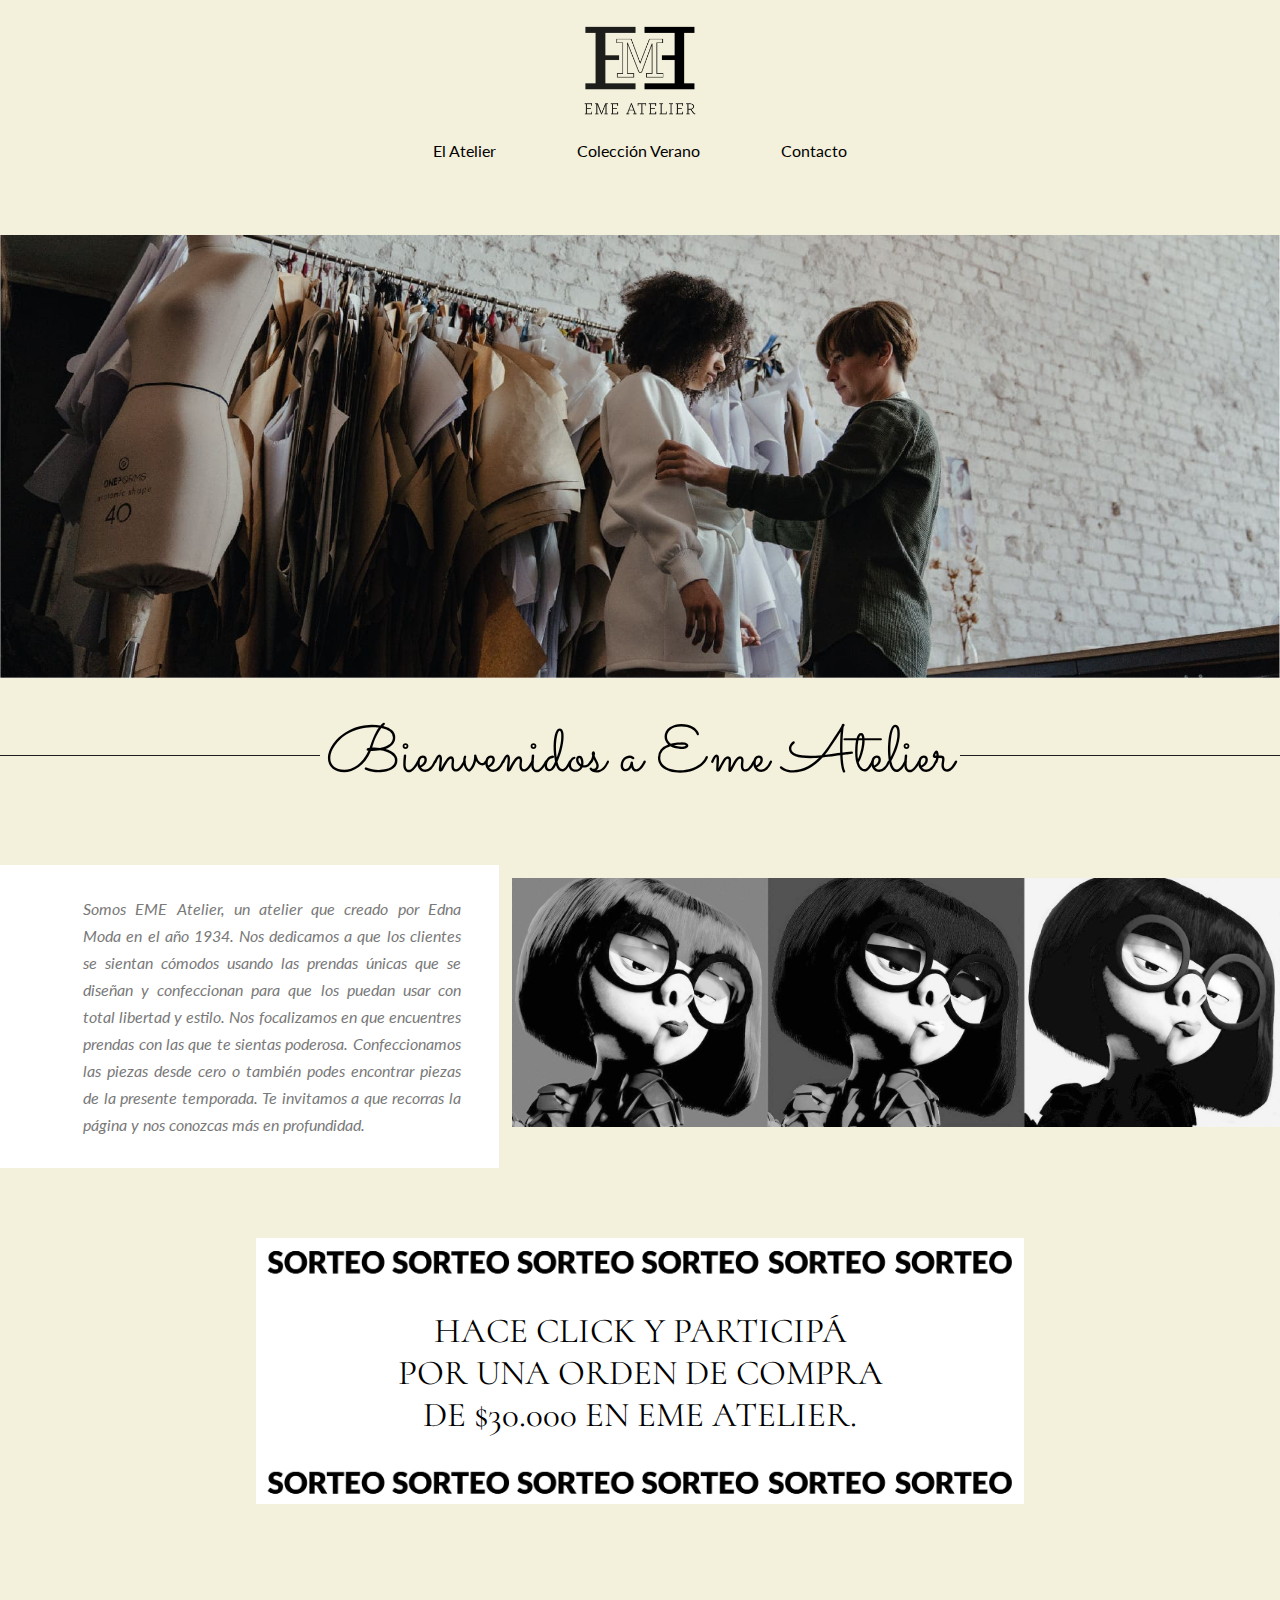
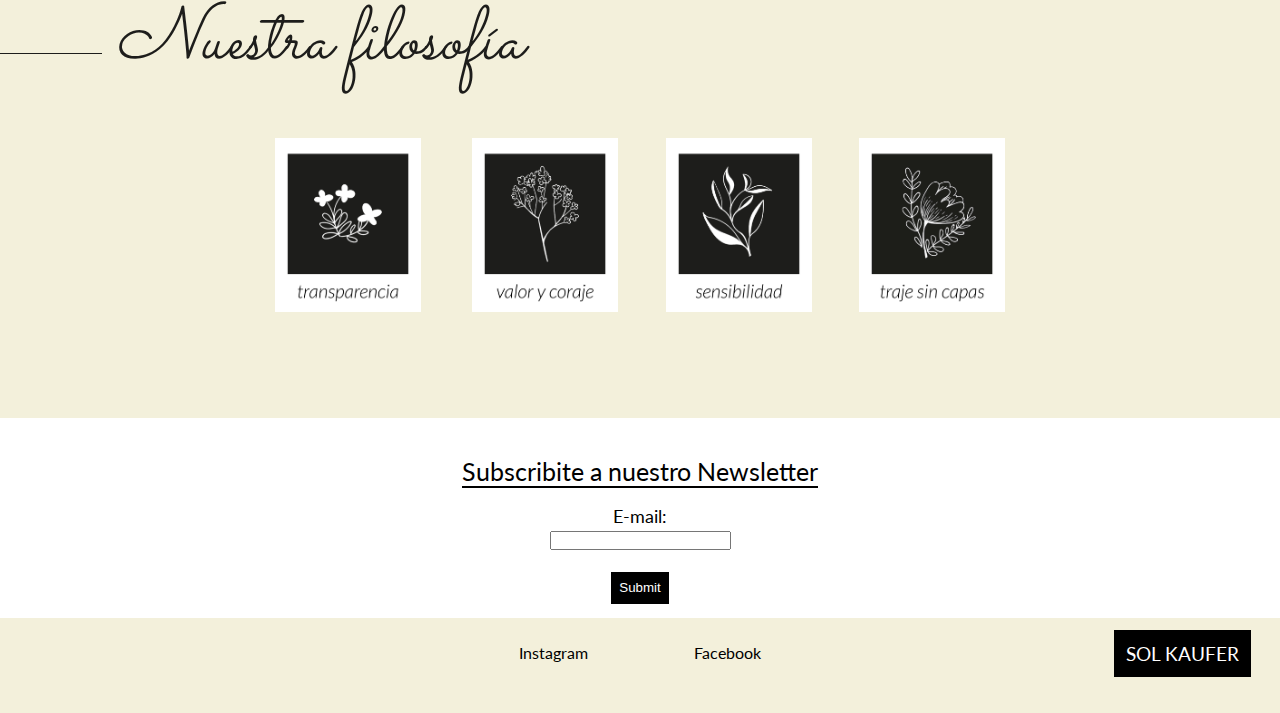
<file: index.html>
<!DOCTYPE html>
<html>

<head>
	<meta charset="utf-8">
	<meta name="description" content="EME - Página de moda auténtica. Te invitamos a buscar tu propio estilo">
	<title>Inicio - EME Atelier</title>
	<link rel="shortcut icon" type="image/x-icon" href="img/logo.png">
	<link rel="stylesheet" type="text/css" href="css/estilos.css">
</head>

<body>
	
<header>
	<a href="index.html"><img src="img/logo.png"></a>

<nav>
	<ul id="button">
 	<li><a href="ateliereme.html">El Atelier</a></li>
 	<li><a href="coleccioneme.html">Colección Verano</a></li>
 	<li><a href="contactoeme.html">Contacto</a></li>
 	</ul>
 </nav>
 </header>

<main>
	<div id="contenedorindex">
		<ul>
			<li><img src="img/slidea.jpg"></li>
			<li><img src="img/slideb.jpg"></li>
			<li><img src="img/slidec.jpg"></li>
			<li><img src="img/slided.jpg"></li>
		</ul>
	</div>

<article class="bienvenidosindex">
	<p>Bienvenidos a Eme Atelier</p>
	<article class="lineaderechaindex"></article>
	<article class="lineaizquierdaindex"></article>
</article>

<div class="textoindex">
	<p>Somos EME Atelier, un atelier que creado por Edna Moda en el año 1934. Nos dedicamos a que los clientes se sientan cómodos usando las prendas únicas que se diseñan y confeccionan para que los puedan usar con total libertad y estilo. Nos focalizamos en que encuentres prendas con las que te sientas poderosa. Confeccionamos las piezas desde cero o también podes encontrar piezas de la presente temporada. Te invitamos a que recorras la página y nos conozcas más en profundidad.</p>
</div>

<article id="tripticoindex">
	<img src="img/triptico.jpg">
</article>


<div class="landing">
	<a href="indexlanding.html"><img class="sorteoimg" src="img/sorteoblanco.jpg" onmouseover="this.src='img/sorteonegro.jpg';" onmouseout="this.src='img/sorteoblanco.jpg';"/>
	<p>HACE CLICK Y PARTICIPÁ <br> POR UNA ORDEN DE COMPRA <br> DE $30.000 EN EME ATELIER.</p>
	<img class="sorteoimg" src="img/sorteoblanco.jpg" onmouseover="this.src='img/sorteonegro.jpg';" onmouseout="this.src='img/sorteoblanco.jpg';"/></a>
</div>

<article class="filosofiaindex">
	<p>Nuestra filosofía</p>
</article>

<article class="lineaindex"></article>

<div id="filosofiaindex">
	<img class="filo1index" src="img/filo1.jpg">
	<img class="filo2index" src="img/filo2.jpg">
	<img class="filo3index" src="img/filo3.jpg">
	<img class="filo4index" src="img/filo4.jpg">
</div>

<section class="subscripcion"><br><br>
	<p>Subscribite a nuestro Newsletter</p>
<form method="post" action="mailto:solkaufer@gmail.com"><br>

	<div id="a1suscripcion">
		<label>E-mail:</label>
		<input type="email" name="Correo" required> 
		<br><br>
		<input type="submit" name="btn" required>
	</div>
</form>
</section>


<footer>
	<ul id="buttonabajo">
 	<li><a href="https://www.instagram.com/solkaufer/">Instagram</a></li>
 	<li><a href="https://www.facebook.com/solcha.kaufer/">Facebook</a></li>
 	</ul>

 	<ul id="microindex">
 		<li><a href="microindex.html">SOL KAUFER</a></li>
 	</ul>

</footer>
</main>
</body>




</html>
</file>
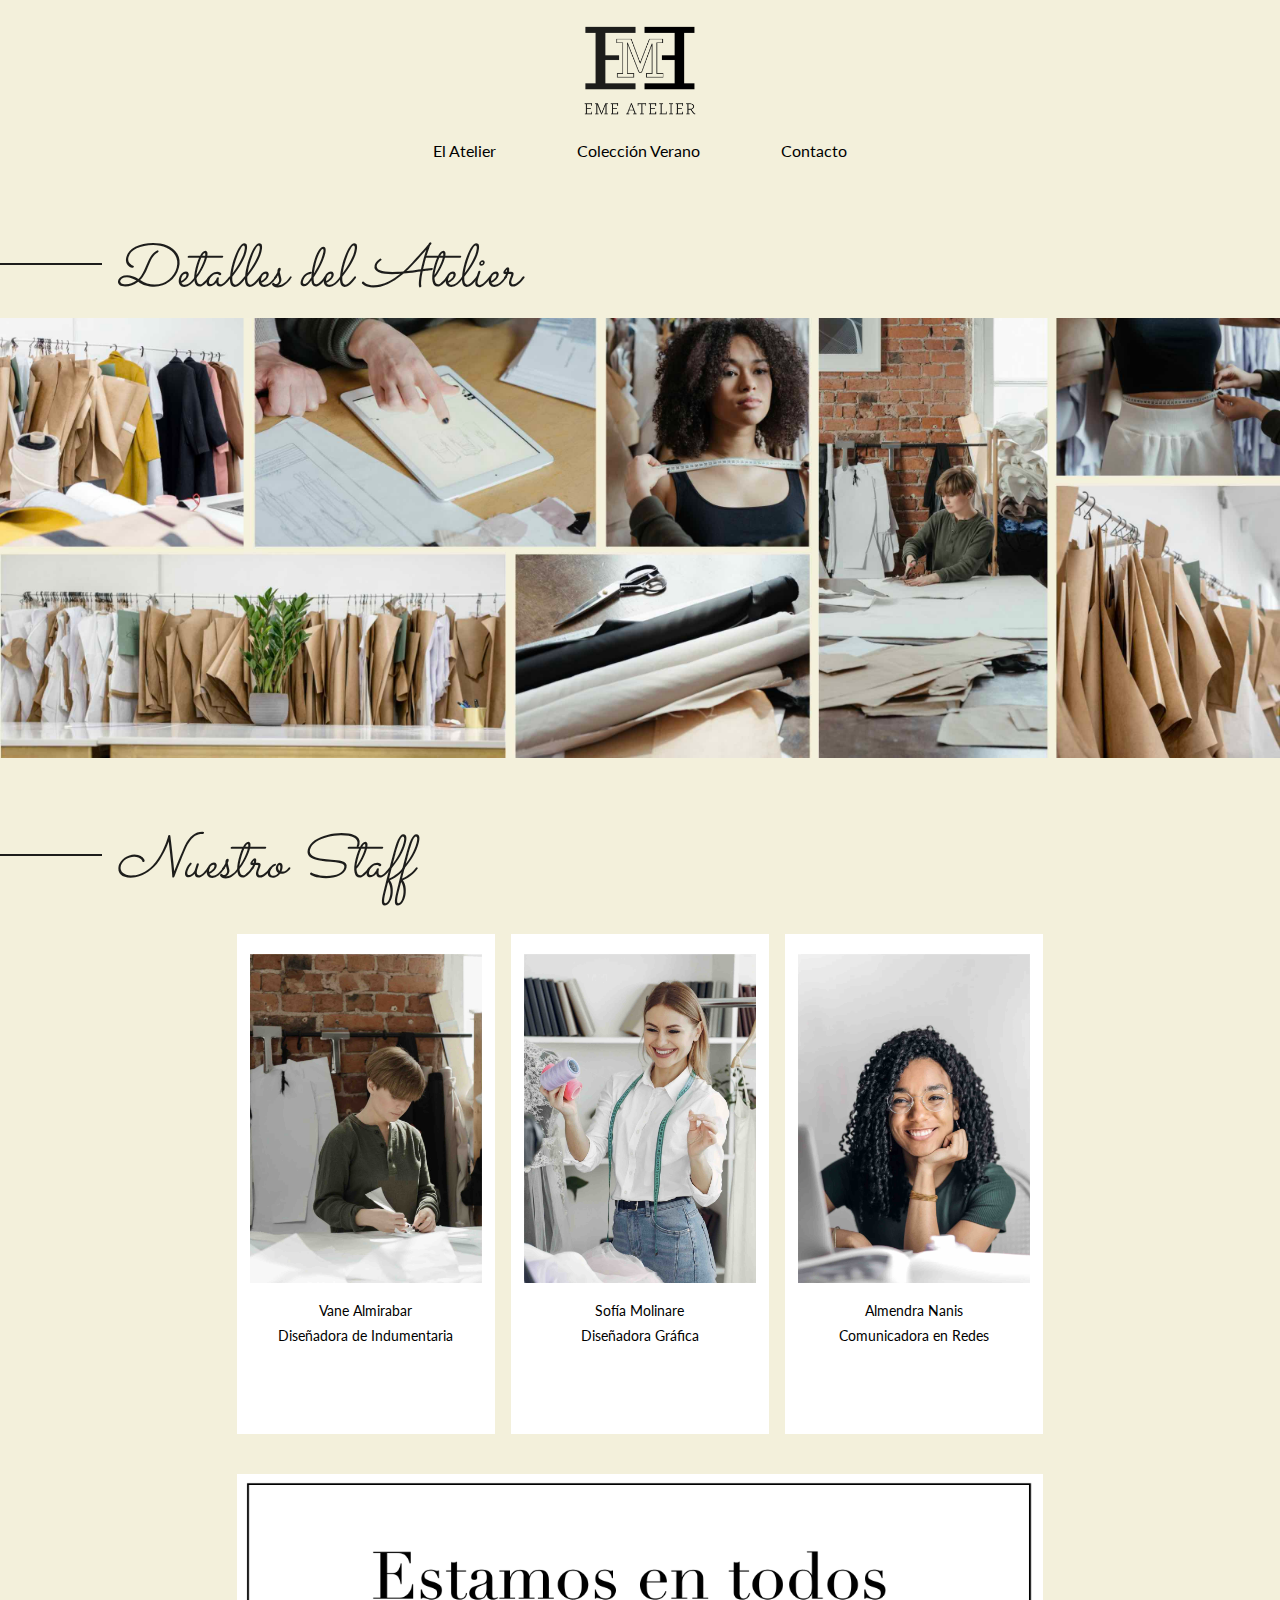
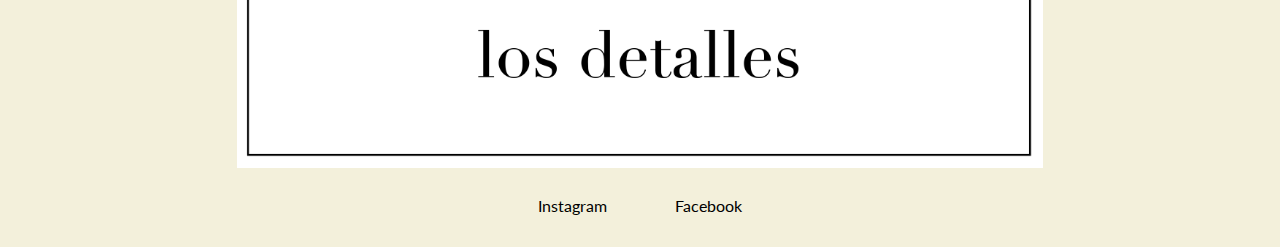
<file: ateliereme.html>
<!DOCTYPE html>
<html>
<head>
	<meta charset="utf-8">
	<meta name="description" content="EME - Página de moda auténtica. Te invitamos a buscar tu propio estilo">
	<title>Atelier - EME Atelier</title>
	<link rel="shortcut icon" type="image/x-icon" href="img/logo.png">
	<link rel="stylesheet" type="text/css" href="css/estilos.css">
</head>

<body>

	<header>
	<a href="index.html"><img id="foto1" src="img/logo.png"></a>

<nav>
	<ul id="button">
 	<li><a href="ateliereme.html">El Atelier</a></li>
 	<li><a href="coleccioneme.html">Colección Verano</a></li>
 	<li><a href="contactoeme.html">Contacto</a></li>
 	</ul>
 </nav>
 </header>

 <main>

<main>

<article class="staff">
	<p>Detalles del Atelier</p>
</article>

<article class="lineastaff"></article>

<img src="img/contenedor.jpg" id="contenedorstaff">

<article class="staff">
	<p>Nuestro Staff</p>
</article>

<article class="lineastaff"></article>

<div id="contstaff">
	<article id="staffuno">
	<img src="img/staff1.jpg"/>
	<p>Vane Almirabar <br> Diseñadora de Indumentaria</p>
	</article>

	<article id="staffdos">
	<img src="img/staff2.jpg"/>
	<p>Sofía Molinare <br> Diseñadora Gráfica</p>
	</article>

	<article id="stafftres">
	<img src="img/staff3.jpg"/>
	<p>Almendra Nanis <br> Comunicadora en Redes</p>
	</article>
<div/>

<div class="detalles">
<img src="img/detalles.png">
</div>

 <footer>
	<ul id="buttonabajo">
 	<li><a href="https://www.instagram.com/solkaufer/">Instagram</a></li>
 	<li><a href="https://www.facebook.com/solcha.kaufer/">Facebook</a></li>
 	</ul>
</footer>
</main>
</body>
<html/>
</file>
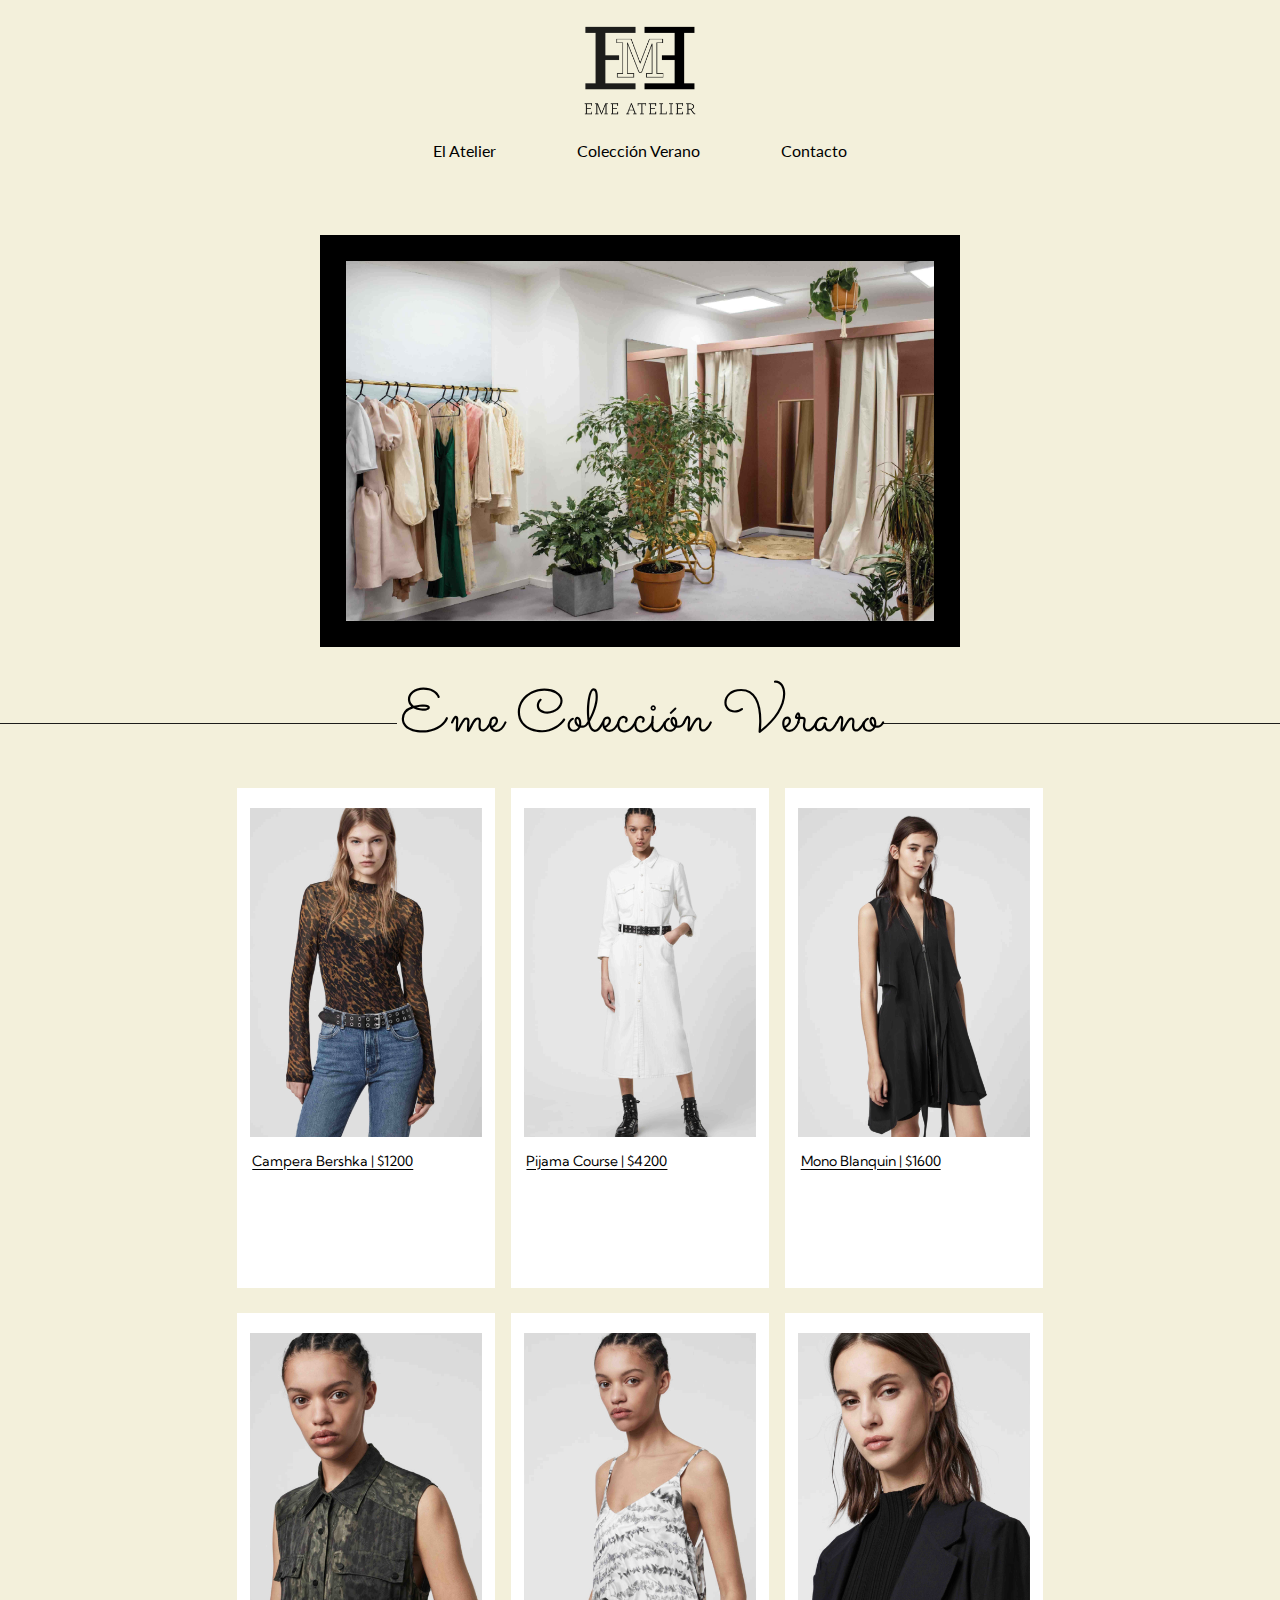
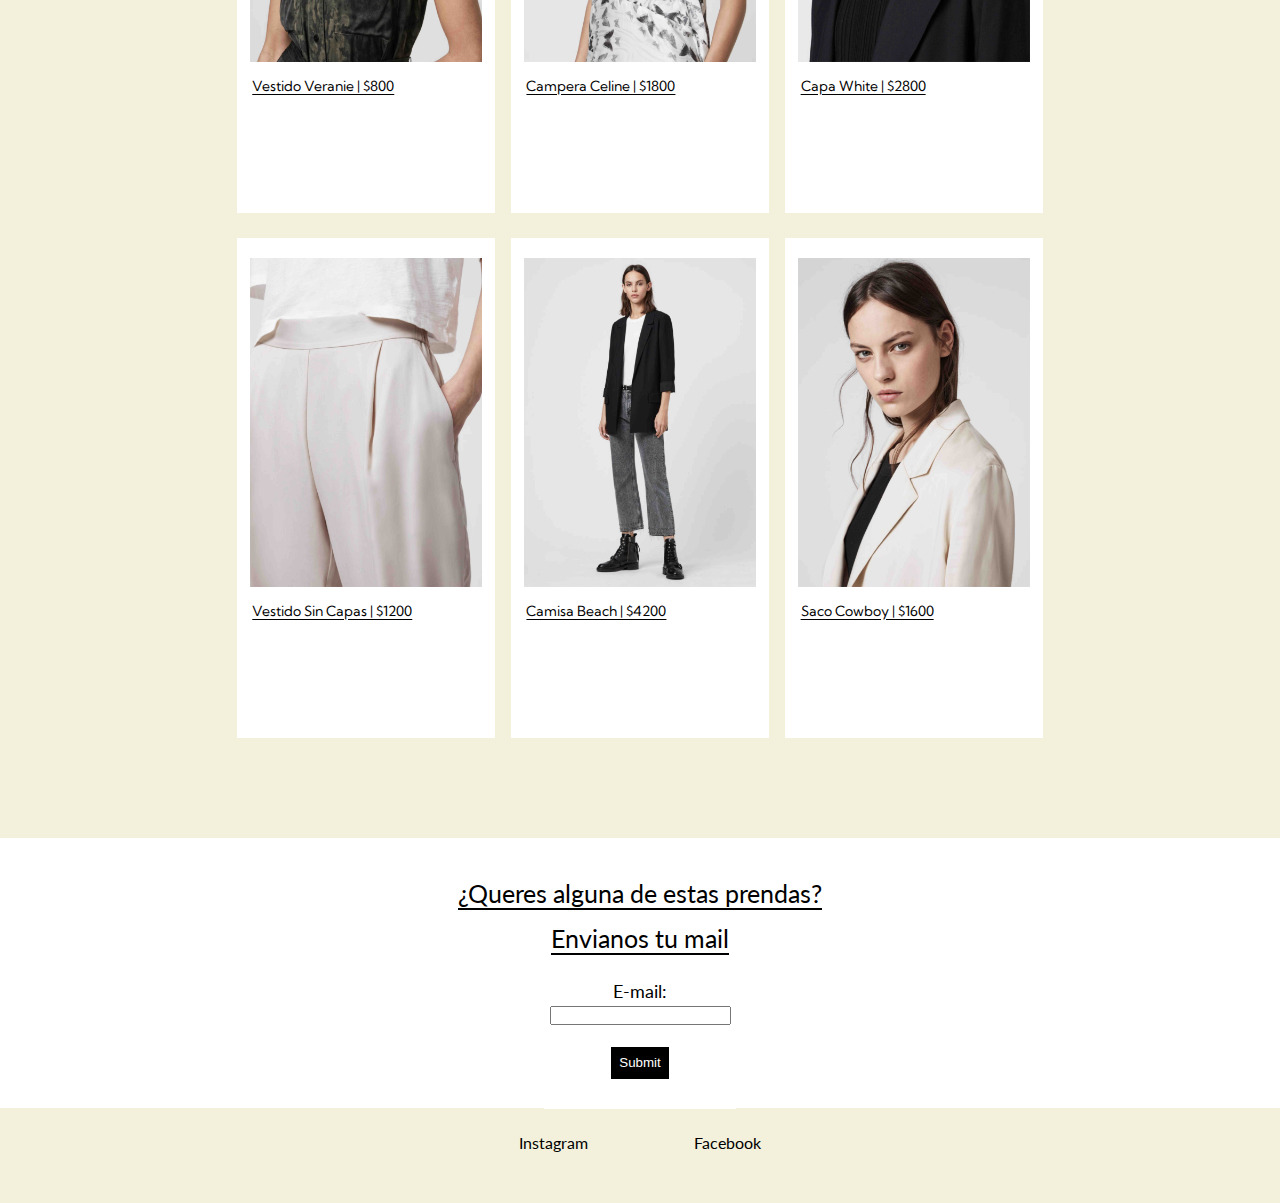
<file: coleccioneme.html>
<!DOCTYPE html>
<html>
<head>
	<meta charset="utf-8">
	<meta name="description" content="EME - Página de moda auténtica. Te invitamos a buscar tu propio estilo">
	<title>Colección Verano - EME Atelier</title>
	<link rel="shortcut icon" type="image/x-icon" href="img/logo.png">
	<link rel="stylesheet" type="text/css" href="css/estilos.css">
</head>

<body>

<header>
	<a href="index.html"><img src="img/logo.png"></a>

<nav>
	<ul id="button">
 	<li><a href="ateliereme.html">El Atelier</a></li>
 	<li><a href="coleccioneme.html">Colección Verano</a></li>
 	<li><a href="contactoeme.html">Contacto</a></li>
 	</ul>
 </nav>
</header>


<main>

<div id="contenedorcoleccion">
	<ul>
		<li><img src="img/slide1.jpg"></li>
		<li><img src="img/slide2.jpg"></li>
		<li><img src="img/slide3.jpg"></li>
		<li><img src="img/slide4.jpg"></li>
	</ul>
</div>

<div class="titulocoleccion">
	<p>Eme Colección Verano</p>
	<article class="lineaderechacoleccion"></article>
	<article class="lineaizquierdacoleccion"></article>
</div>

<div id="contenedor2coleccion">

	<article id="unocole">
	<img src="img/ropa1.jpg" onmouseover="this.src='img/ropa1.1.jpg';"onmouseout="this.src='img/ropa1.jpg';"/>
	<p>Campera Bershka | $1200</p>
	</article>

	<article id="doscole">
	<img src="img/ropa2.jpg" onmouseover="this.src='img/ropa2.1.jpg';" onmouseout="this.src='img/ropa2.jpg';"/>
	<p>Pijama Course  |  $4200</p>
	</article>

	<article id="trescole">
	<img src="img/ropa3.jpg" onmouseover="this.src='img/ropa3.1.jpg';" onmouseout="this.src='img/ropa3.jpg';"/>
	<p>Mono Blanquin  |  $1600</p>
	</article>

	<article id="cuatrocole">
	<img src="img/ropa4.jpg" onmouseover="this.src='img/ropa4.1.jpg';" onmouseout="this.src='img/ropa4.jpg';"/>
	<p>Vestido Veranie  |  $800</p>
	</article>

	<article id="cincocole">
	<img src="img/ropa5.jpg" onmouseover="this.src='img/ropa5.1.jpg';" onmouseout="this.src='img/ropa5.jpg';"/>
	<p>Campera Celine  |  $1800</p>
	</article>

	<article id="seiscole">
	<img src="img/ropa6.jpg" onmouseover="this.src='img/ropa6.1.jpg';" onmouseout="this.src='img/ropa6.jpg';"/>
	<p>Capa White  |  $2800</p>
	</article>

</div>

<div id="contenedor3coleccion">

	<article id="sietecole">
	<img src="img/ropa7.jpg" onmouseover="this.src='img/ropa7.1.jpg';"onmouseout="this.src='img/ropa7.jpg';"/>
	<p>Vestido Sin Capas | $1200</p>
	</article>

	<article id="ochocole">
	<img src="img/ropa8.jpg" onmouseover="this.src='img/ropa8.1.jpg';" onmouseout="this.src='img/ropa8.jpg';"/>
	<p>Camisa Beach  |  $4200</p>
	</article>

	<article id="nuevecole">
	<img src="img/ropa9.jpg" onmouseover="this.src='img/ropa9.1.jpg';" onmouseout="this.src='img/ropa9.jpg';"/>
	<p>Saco Cowboy  |  $1600</p>
	</article>

</div>

<section class="subscripcioncole">
	<p>¿Queres alguna de estas prendas?
	<br> Envianos tu mail</p>
<form method="post" action="mailto:solkaufer@gmail.com"><br>

	<div id="a1cole">
		<label>E-mail:</label>
		<input type="email" name="Correo" required> 
		<br><br>
		<input type="submit" name="btn" required>
	</div>
</form>
</section>


<footer>
	<ul id="buttonabajo">
 	<li><a href="https://www.instagram.com/solkaufer/">Instagram</a></li>
 	<li><a href="https://www.facebook.com/solcha.kaufer/">Facebook</a></li>
 	</ul>
</footer>

</main>

</body>

</html>
</file>
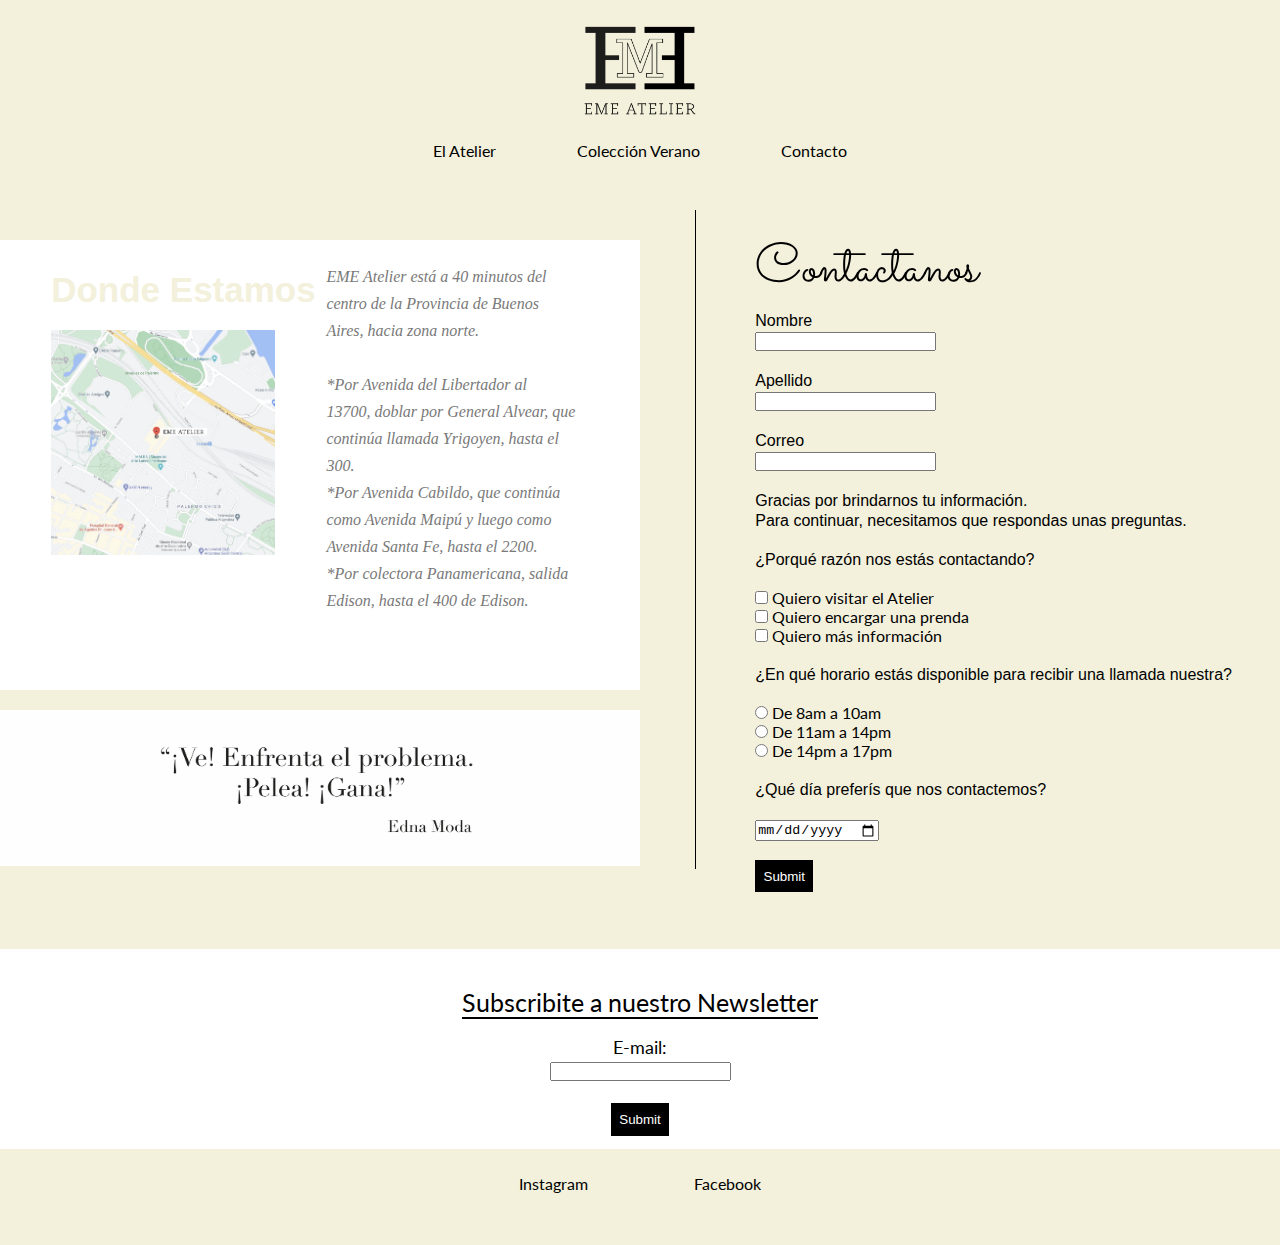
<file: contactoeme.html>
<!DOCTYPE html>
<html>
<head>
	<meta charset="utf-8">
	<title>Contacto - EME Atelier</title>
	<link rel="stylesheet" type="text/css" href="css/estilos.css">
	<link rel="shortcut icon" type="image/x-icon" href="img/logo.png">
</head>

<body>
	<header>
		<a href="index.html"><img src="img/logo.png" alt="index"></a>
		<nav>
		<ul id="button">
 	<li><a href="ateliereme.html">El Atelier</a></li>
 	<li><a href="coleccioneme.html">Colección Verano</a></li>
 	<li><a href="contactoeme.html">Contacto</a></li>
 	</ul>
		</nav>
	</header>

<main>

<div id="localidad">
	<h1>Donde Estamos</h1>
	<img src="img/mapa.jpg">
	<p>EME Atelier está a 40 minutos del centro de la Provincia de Buenos Aires, hacia zona norte. <br><br> *Por Avenida del Libertador al 13700, doblar por General Alvear, que continúa llamada Yrigoyen, hasta el 300.<br> *Por Avenida Cabildo, que continúa como Avenida Maipú y luego como Avenida Santa Fe, hasta el 2200. <br>*Por colectora Panamericana, salida Edison, hasta el 400 de Edison.</p>
</div>

<img id="detalle" src="img/detalle.jpg">

<section id="contacto">
	<p>Contactanos</p>
	<form method="post" action="mailto:solkaufer@gmail.com">

	<label>Nombre</label><br>
	<input type="text" name="nombre"required>
	<br><br>

	<label>Apellido</label><br>
	<input type="type" name="apellido" required>
	<br><br>

	<label>Correo</label><br>
	<input type="email" name="Correo" required> 
	<br><br>
	<label>Gracias por brindarnos tu información.</label>
	<br>
	<label>Para continuar, necesitamos que respondas unas preguntas.</label>
	<br><br>
	<label>¿Porqué razón nos estás contactando?</label>
	<br><br>
	<input type="checkbox" name="c1" value="web">
	Quiero visitar el Atelier
	<br>

	<input type="checkbox" name="c2" value="web">
	Quiero encargar una prenda
	<br>

	<input type="checkbox" name="c2" value="web">
	Quiero más información 
	
	<br>
	<br>
	<label>¿En qué horario estás disponible para recibir una llamada nuestra?</label>
	<br><br>

	<input type="radio" name="turno" value="tm"> De 8am a 10am
	<br>

	<input type="radio" name="turno" value="tt"> De 11am a 14pm
	<br>

	<input type="radio" name="turno" value="tm"> De 14pm a 17pm
	<br>
	<br>
	<label>¿Qué día preferís que nos contactemos?</label><br><br>

	<input type="date" name="fecha">
	<br><br>

	<input type="submit" name="btn" required>
	</form>
</section>

<article id="linea"></article>

<section class="subscripcion"><br><br>
	<p>Subscribite a nuestro Newsletter</p>
<form method="post" action="mailto:solkaufer@gmail.com"><br>

	<div id="a1suscripcion">
		<label>E-mail:</label>
		<input type="email" name="Correo" required> 
		<br><br>
		<input type="submit" name="btn" required>
	</div>
</form>
</section>


<footer>
	<ul id="buttonabajo">
 	<li><a href="https://www.instagram.com/solkaufer/">Instagram</a></li>
 	<li><a href="https://www.facebook.com/solcha.kaufer/">Facebook</a></li>
 	</ul>
</footer>
</main>
</body>


</html>
</file>
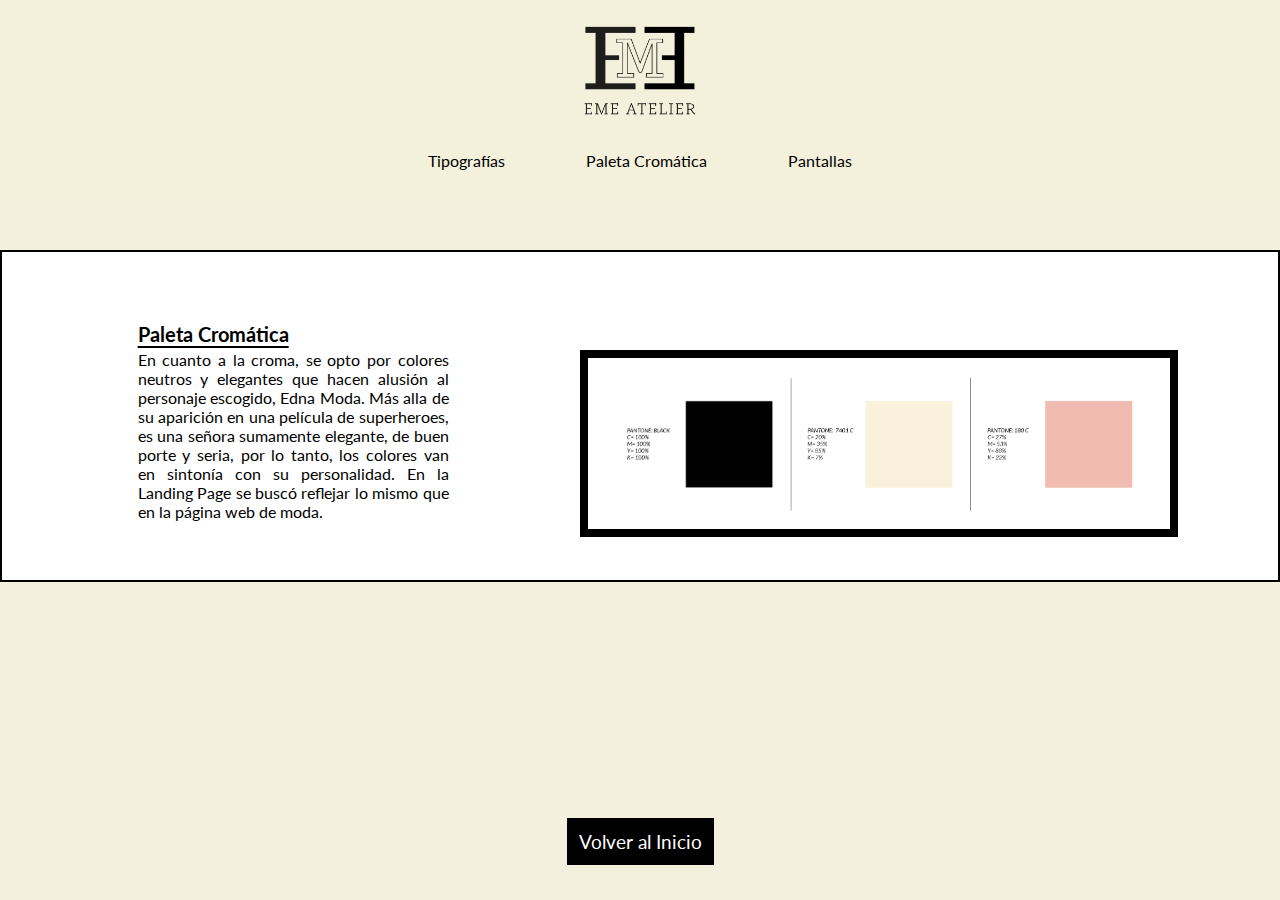
<file: cromalanding.html>
<!DOCTYPE html>
<html>

<head>
	<meta charset="utf-8">
	<meta name="description" content="Sol Kaufer - Trabajo Práctico">
	<meta name="viewport" content="width=device-width,initial-scale=1, maximun-scale=1.0">
	<title>Micrositio - Sol Kaufer</title>
	<link rel="shortcut icon" type="image/x-icon" href="img/logo.png">
	<link rel="stylesheet" type="text/css" href="css/estilosmicrolanding.css">
	<link rel="stylesheet" href="css/fontello.css">
</head>

<body class="grid_container">

<header class="header">
	<input id="btn-menucroma" type="checkbox"/>
	<label for="btn-menucroma" class="icon-menu"></label>
	<a href="indexmicro.html"><img class="logotipocroma" src="img/logotipo.png"></a>
	<a href="indexmicro.html"><img class="logocroma" src="img/logo.png"></a>
	<nav class="menucroma">
		<ul>
			<li><a href="tipografialanding.html">Tipografías</a></li>
			<li><a href="cromalanding.html">Paleta Cromática</a></li>
			<li><a href="pantallaslanding.html">Pantallas</a></li>
		</ul>
	</nav>
</header>

<article class="main">
	<div class="cromatismo">
	<h1 class="titulocroma">Paleta Cromática</h1><br><br>
 	<p class="textocroma">En cuanto a la croma, se opto por colores neutros y elegantes que hacen alusión al personaje escogido, Edna Moda. Más alla de su aparición en una película de superheroes, es una señora sumamente elegante, de buen porte y seria, por lo tanto, los colores van en sintonía con su personalidad. En la Landing Page se buscó reflejar lo mismo que en la página web de moda.</p>
	<img class="dentrodivcroma" src="img/croma1.png">
	</div>
	<img class="fueradivcroma" src="img/croma1.png">
	
</article>

<footer class="footer">
	<ul class="microindexcroma">
 		<li><a href="indexmicro.html">Volver al Inicio</a></li>
 	</ul>
</footer>
</body>
</html>
</file>
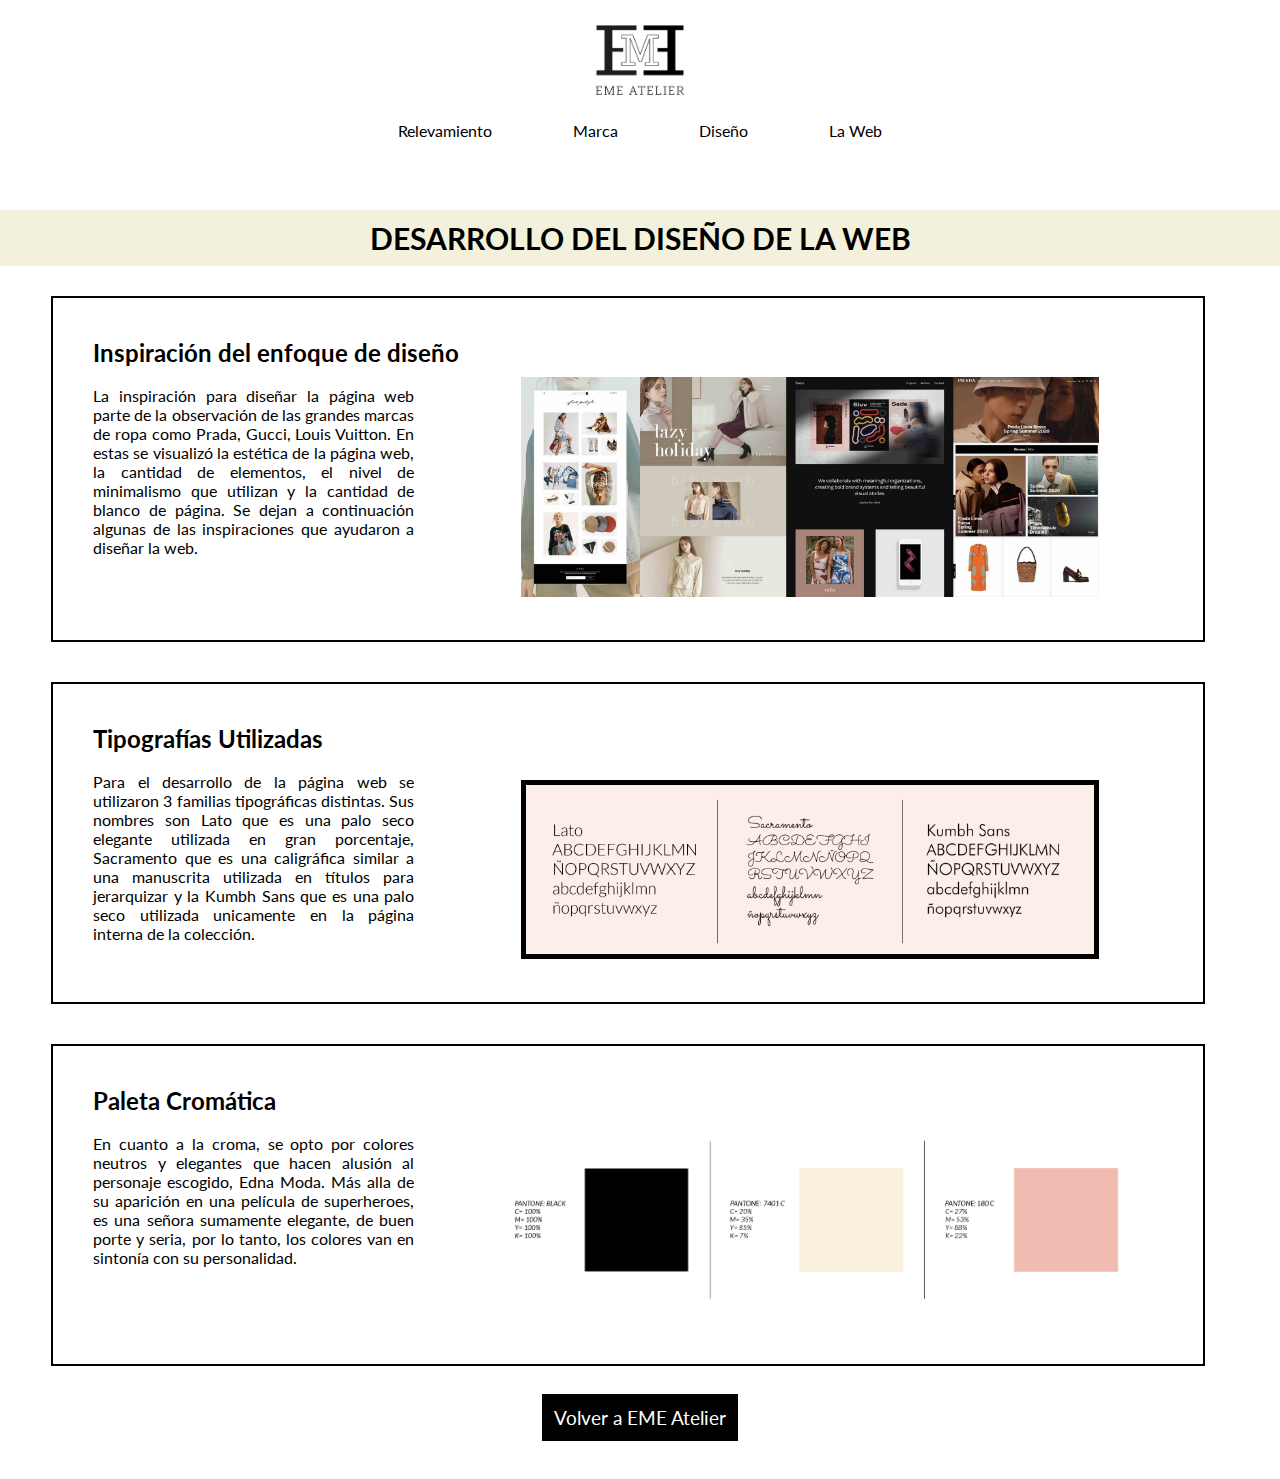
<file: disenoeme.html>
<!DOCTYPE html>
<html>

<head>
	<meta charset="utf-8">
	<meta name="description" content="Sol Kaufer - Trabajo Práctico">
	<title>Trabajo Práctico - Sol Kaufer</title>
	<link rel="shortcut icon" type="image/x-icon" href="img/logo.png">
	<link rel="stylesheet" type="text/css" href="css/estilosmicro.css">
</head>

<body>
	
<header>
	<a href="microindex.html"><img src="img/logo.png"></a>

<nav>
	<ul id="button">
 	<li><a href="relevamientoeme.html">Relevamiento</a></li>
 	<li><a href="marcaeme.html">Marca</a></li>
 	<li><a href="disenoeme.html">Diseño</a></li>
 	<li><a href="lawebeme.html">La Web</a></li>
 	</ul>
 </nav>
 </header>

 <main>
	
 	<h1>DESARROLLO DEL DISEÑO DE LA WEB</h1>

 <section id="a">
 	<div id="b">
 	<h2>Inspiración del enfoque de diseño</h2> <br>
 	<p>La inspiración para diseñar la página web parte de la observación de las grandes marcas de ropa como Prada, Gucci, Louis Vuitton. En estas se visualizó la estética de la página web, la cantidad de elementos, el nivel de minimalismo que utilizan y la cantidad de blanco de página. Se dejan a continuación algunas de las inspiraciones que ayudaron a diseñar la web.</p>

 	<img src="img/webinspo.jpg"/>

	</div>

	<div id="c">
	<h2>Tipografías Utilizadas</h2> <br>
 	<p>Para el desarrollo de la página web se utilizaron 3 familias tipográficas distintas. Sus nombres son Lato que es una palo seco elegante utilizada en gran porcentaje, Sacramento que es una caligráfica similar a una manuscrita utilizada en títulos para jerarquizar y la Kumbh Sans que es una palo seco utilizada unicamente en la página interna de la colección.</p>

 	<img src="img/tipo2.png">

	</div>

	<div id="d">
	<h2>Paleta Cromática</h2> <br>
 	<p>En cuanto a la croma, se opto por colores neutros y elegantes que hacen alusión al personaje escogido, Edna Moda. Más alla de su aparición en una película de superheroes, es una señora sumamente elegante, de buen porte y seria, por lo tanto, los colores van en sintonía con su personalidad. </p>

 	<img src="img/croma1.png"> 	
	</div>
</section>
	


 <footer>
 	<ul id="microindex">
 		<li><a href="index.html">Volver a EME Atelier</a></li>
 	</ul>

</footer>
</main>
</body>
<html/>
</file>
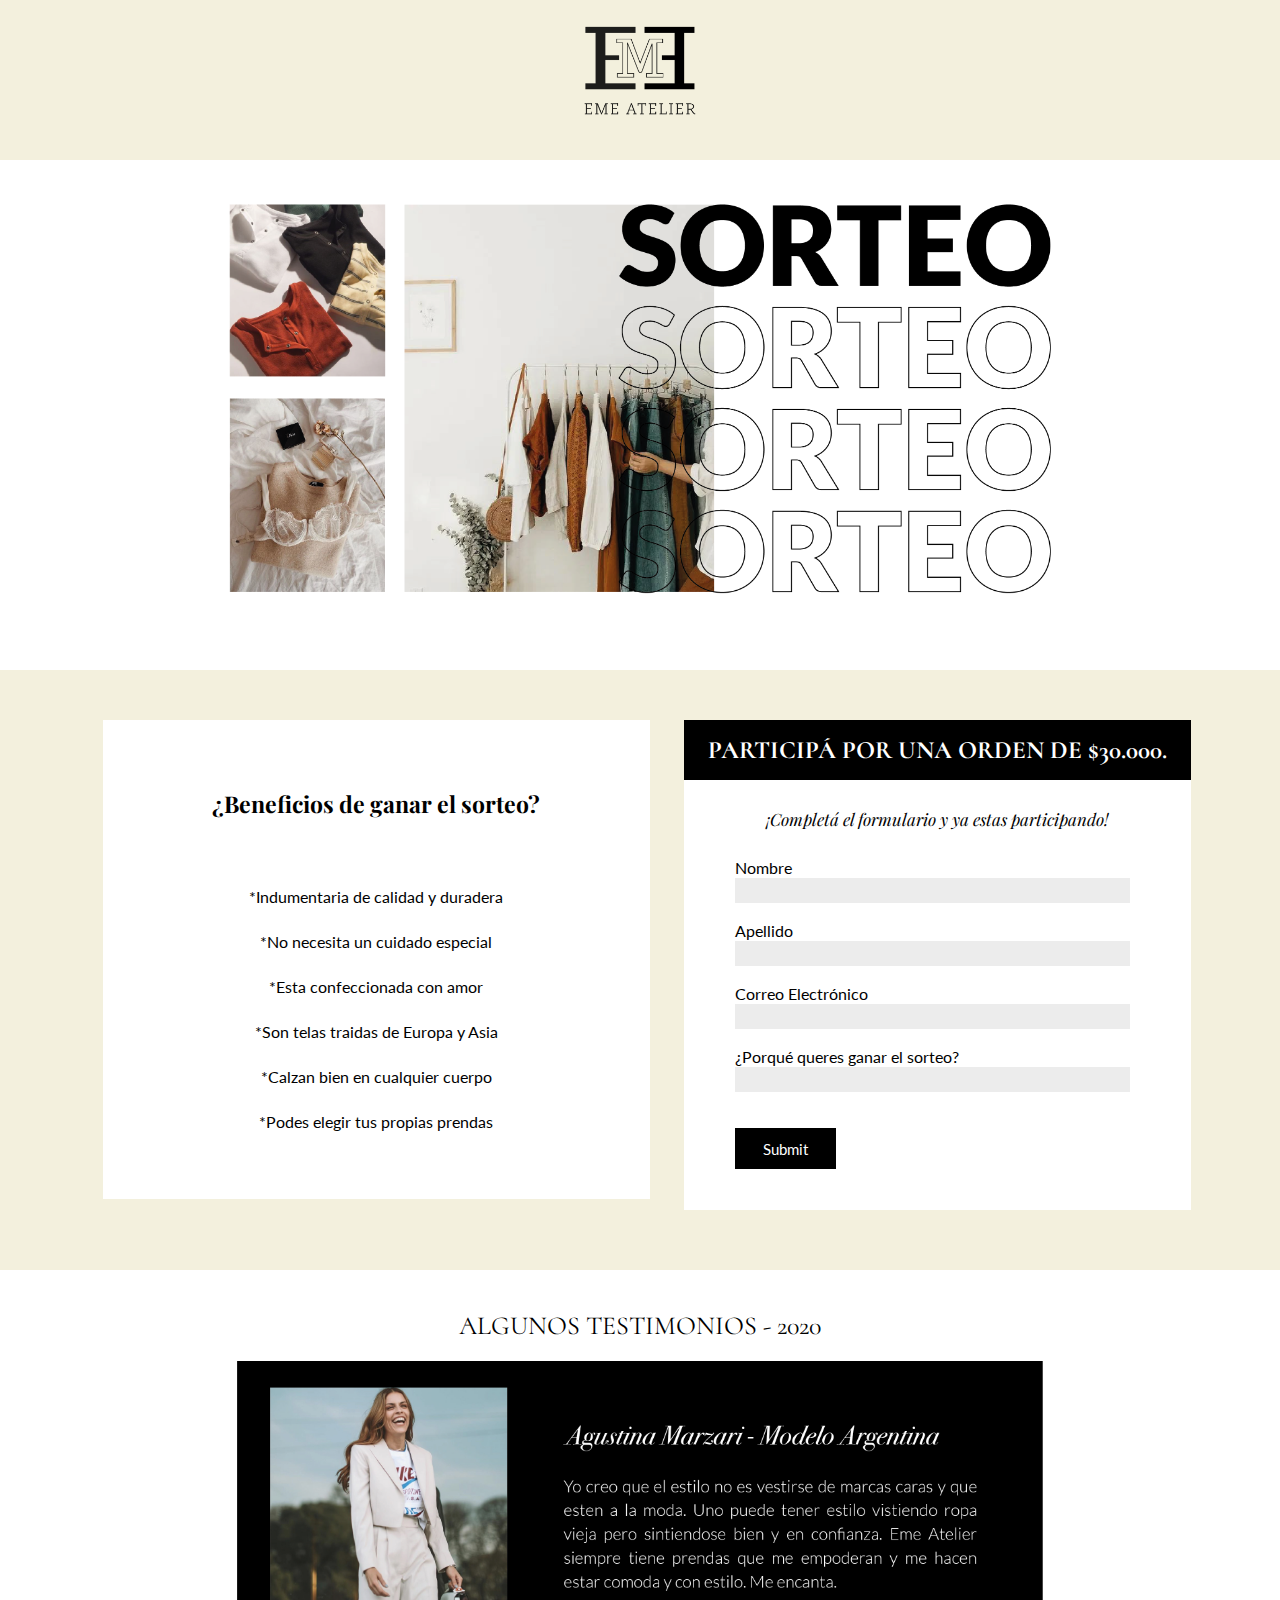
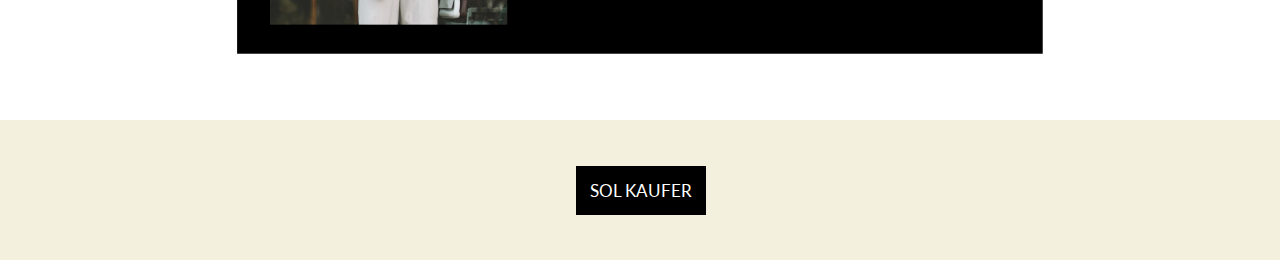
<file: indexlanding.html>
<!DOCTYPE html>
<html>

<head>
	<meta charset="utf-8">
	<meta name="description" content="Sol Kaufer - Trabajo Práctico">
	<meta name="viewport" content="width=device-width,initial-scale=1, maximun-scale=1.0">
	<title>Sorteo - EME Atelier</title>
	<link rel="shortcut icon" type="image/x-icon" href="img/logo.png">
	<link rel="stylesheet" type="text/css" href="css/estilo.css">
	<script src="http://code.jquery.com/jquery-1.11.3.min.js"></script>
	<link rel="stylesheet" href="https://cdnjs.cloudflare.com/ajax/libs/animate.css/4.1.1/animate.min.css"/>
</head>

<body class="grid_container">

<header class="header">
	<img class="animate__animated animate__backInDown" id="logo" src="img/logo.png">
	<img class="animate__animated animate__backInDown" id="logotipo" src="img/logotipo.png">
</header>

<article class="main">
	<img class="sorteoescritorio" src="img/sorteoescritorio.png">
	<p>¡Deslizá para participar!</p>
</article>

<aside class="sidebar">

<h1 class="beneficio">¿Beneficios de ganar el sorteo?</h1>
<p class="puntos">
*Indumentaria de calidad y duradera<br>

*No necesita un cuidado especial<br>

*Esta confeccionada con amor<br>

*Son telas traidas de Europa y Asia<br>

*Calzan bien en cualquier cuerpo<br>

*Podes elegir tus propias prendas
</p>
</aside>

<nav class="navbar">

<section class="formulario">
	<h1>PARTICIPÁ POR UNA ORDEN DE $30.000.</h1>
	<form method="post" action="mailto:solkaufer@gmail.com">
	 <br>
	<p>¡Completá el formulario y ya estas participando!</p><br>
	<label>Nombre</label><br>
	<input type="text" name="nombre"required>
	<br><br>

	<label>Apellido</label><br>
	<input type="text" name="apellido" required>
	<br><br>

	<label>Correo Electrónico</label><br>
	<input type="email" name="Correo" required> 
	<br><br>

	<label>¿Porqué queres ganar el sorteo?</label><br>
	<input type="text" name="Correo" required> 
	<br><br><br>
	
	<input type="submit" name="btn" required>
	</form>
</section>
</nav>

<extra class="extra">
	<p class="testimonios">ALGUNOS TESTIMONIOS - 2020</p>
	<div class="slide">
		<ul>
			<li><img src="img/testi1.jpg"></li>
			<li><img src="img/testi2.jpg"></li>
			<li><img src="img/testi3.jpg"></li>
			<li><img src="img/testi4.jpg"></li>
		</ul>
	</div>

<div id="contenedor-slider" class="contenedor-slider">
 <div id="slider" class="slider">
    <section class="slider__section"><img src="img/galeria1.jpg" class="slider__img"></section>
    <section class="slider__section"><img src="img/galeria2.jpg" class="slider__img"></section>
    <section class="slider__section"><img src="img/galeria3.jpg" class="slider__img"></section>
    <section class="slider__section"><img src="img/galeria4.jpg" class="slider__img"></section>
</div>
</div>

  <script src="js/slider.js"></script>

</extra>

<footer class="footer">
	<ul class="atelier">
 	<li><a href="indexmicro.html">SOL KAUFER</a></li>
 	</ul>

</footer>
</body>
</html>
</file>
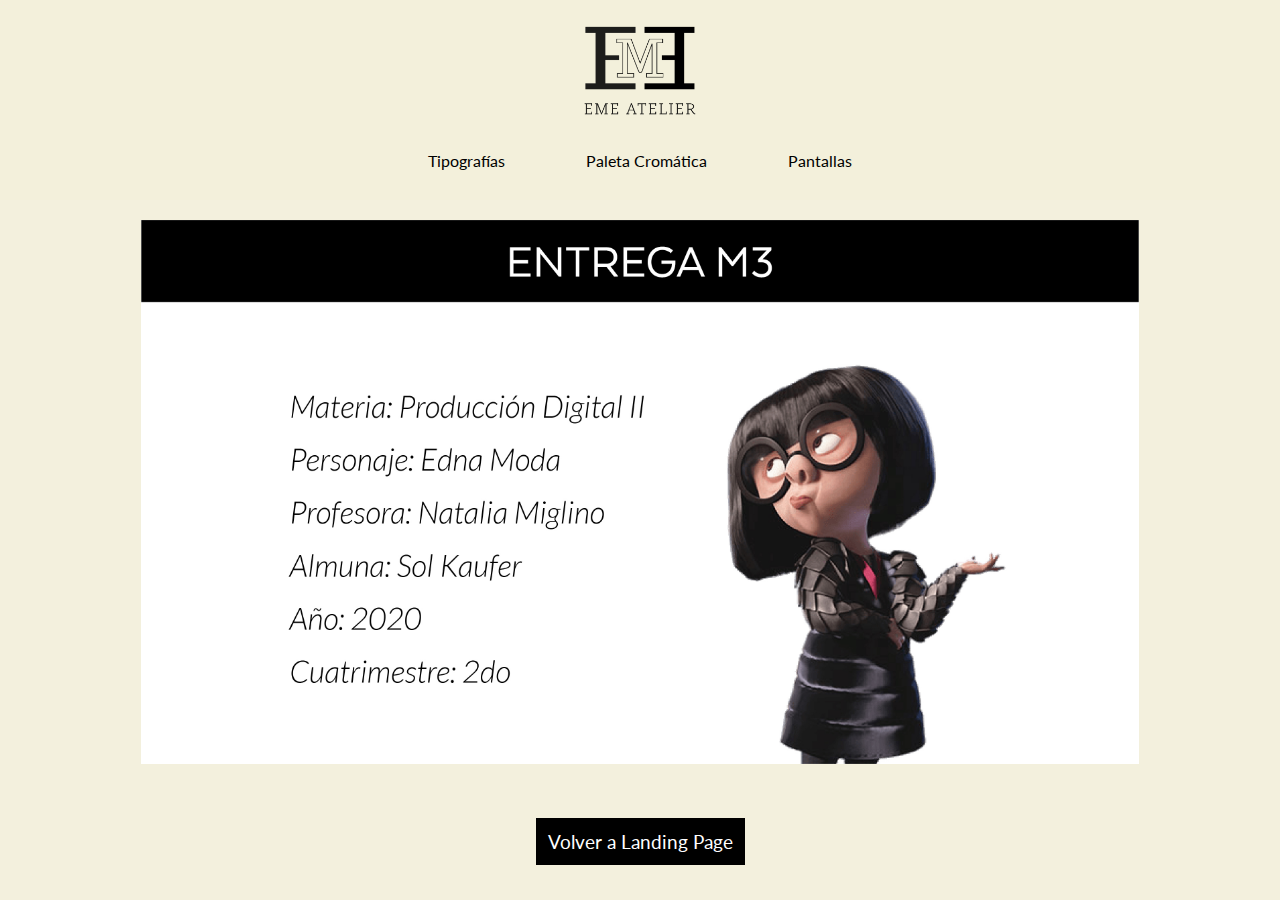
<file: indexmicro.html>
<!DOCTYPE html>
<html>

<head>
	<meta charset="utf-8">
	<meta name="description" content="Sol Kaufer - Trabajo Práctico">
	<meta name="viewport" content="width=device-width,initial-scale=1, maximun-scale=1.0">
	<title>Micrositio - Sol Kaufer</title>
	<link rel="shortcut icon" type="image/x-icon" href="img/logo.png">
	<link rel="stylesheet" type="text/css" href="css/estilosmicrolanding.css">
	<link rel="stylesheet" href="css/fontello.css">
</head>

<body class="grid_container">

<header class="header">
	<input id="btn-menuindex" type="checkbox"/>
	<label for="btn-menuindex" class="icon-menu"></label>
	<img class="logotipoindex" src="img/logotipo.png">
	<img class="logoindex" src="img/logo.png">
	<nav class="menuindex">
		<ul>
			<li><a href="tipografialanding.html">Tipografías</a></li>
			<li><a href="cromalanding.html">Paleta Cromática</a></li>
			<li><a href="pantallaslanding.html">Pantallas</a></li>
		</ul>
	</nav>
</header>

<article class="main">
	<div>
	<img class="rotuloindex" src="img/rotulo.jpg">
	<img class="rotulograndeindex" src="img/rotulogrande.jpg">
	</div>
</article>

<footer class="footer">
	<div class="footerindex">
	<ul class="microindexindex">
 		<li><a href="indexlanding.html">Volver a Landing Page</a></li>
 	</ul>
 	</div>
</footer>
</body>
</html>
</file>
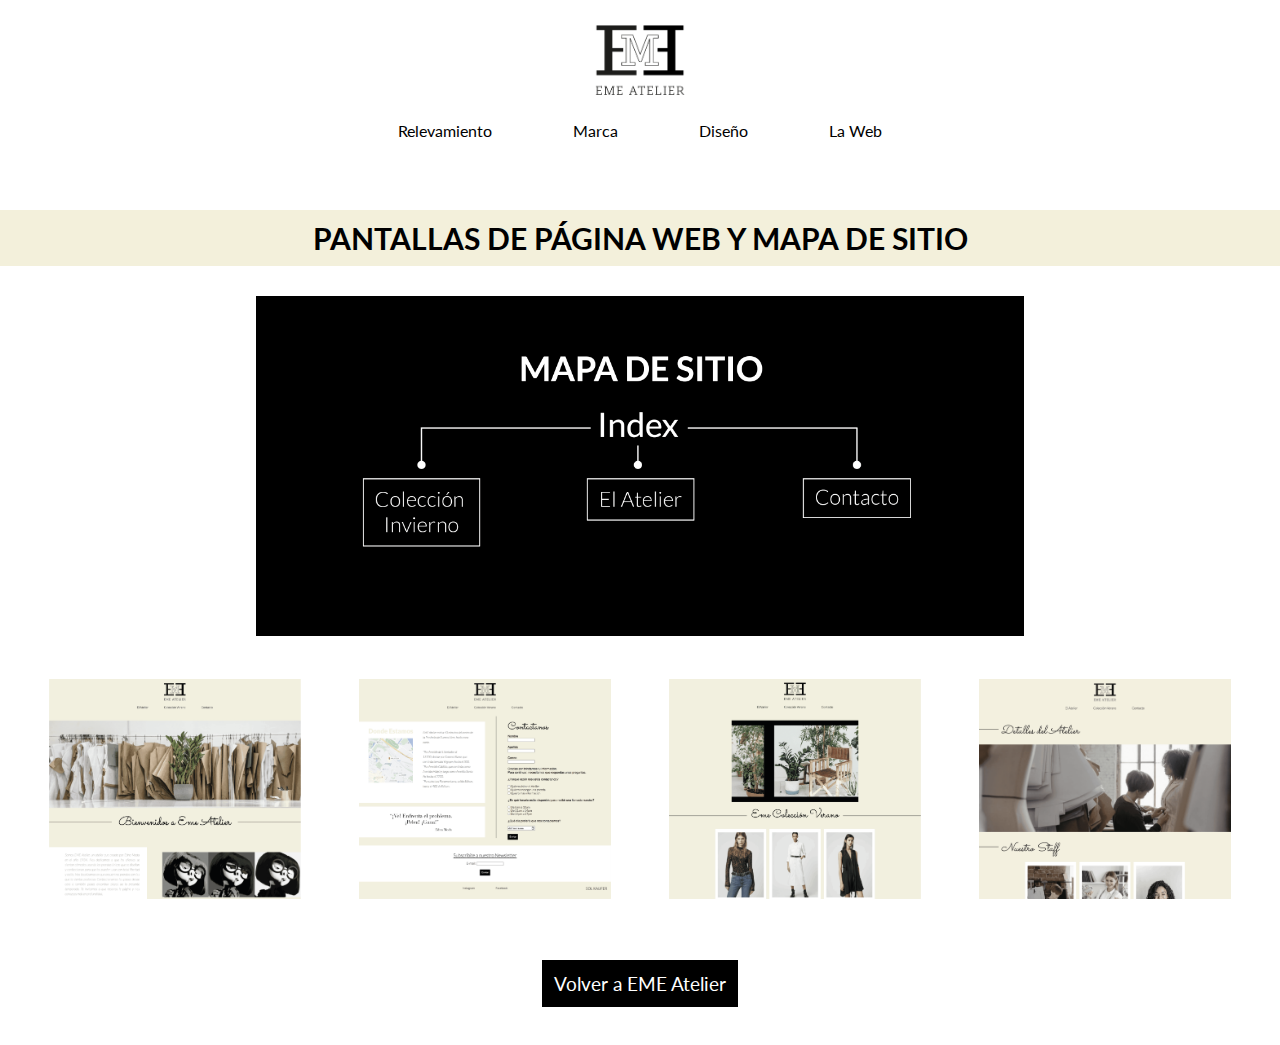
<file: lawebeme.html>
<!DOCTYPE html>
<html>

<head>
	<meta charset="utf-8">
	<meta name="description" content="Sol Kaufer - Trabajo Práctico">
	<title>Trabajo Práctico - Sol Kaufer</title>
	<link rel="shortcut icon" type="image/x-icon" href="img/logo.png">
	<link rel="stylesheet" type="text/css" href="css/estilosmicro.css">
</head>

<body>
	
<header>
	<a href="microindex.html"><img src="img/logo.png"></a>

<nav>
	<ul id="button">
 	<li><a href="relevamientoeme.html">Relevamiento</a></li>
 	<li><a href="marcaeme.html">Marca</a></li>
 	<li><a href="disenoeme.html">Diseño</a></li>
 	<li><a href="lawebeme.html">La Web</a></li>
 	</ul>
 </nav>
 </header>

 <main>

 	<h1>PANTALLAS DE PÁGINA WEB Y MAPA DE SITIO</h1>

     <img id="mapa" src="img/mapa.png">
     
	<ul class="galeria">
        <li><a href="#img1"><img class="galeriaimg" src="img/web3.png"></a></li>
        <li><a href="#img2"><img class="galeriaimg" src="img/web1.png"></a></li>
        <li><a href="#img3"><img class="galeriaimg" src="img/web2.png"></a></li>
        <li><a href="#img4"><img class="galeriaimg" src="img/web4.png"></a></li>
    </ul>

    <div class="modal" id="img1">
        <h3>PANTALLA WEB INDEX</h3>
        <div class="imagen">
            <a href="#img4">&#60;</a>
            <a href="#img2"><img src="img/web3.png"></a>
            <a href="#img2">></a>
        </div>
        <a class="cerrar" href="lawebeme.html">X</a>
    </div>
    
    <div class="modal" id="img2">
        <h3>PANTALLA WEB CONTACTO</h3>
        <div class="imagen">
            <a href="#img1">&#60;</a>
            <a href="#img3"><img src="img/web1.png"></a>
            <a href="#img3">></a>
        </div>
        <a class="cerrar" href="lawebeme.html">X</a>
    </div>
    
    <div class="modal" id="img3">
        <h3>PANTALLA WEB ATELIER</h3>
        <div class="imagen">
            <a href="#img2">&#60;</a>
            <a href="#img4"><img src="img/web2.png"></a>
            <a href="#img4">></a>
        </div>
        <a class="cerrar" href="lawebeme.html">X</a>
    </div>
    
    <div class="modal" id="img4">
        <h3>PANTALLA WEB COLECCIÓN</h3>
        <div class="imagen">
            <a href="#img3">&#60;</a>
            <a href="#img1"><img src="img/web4.png"></a>
            <a href="#img1">></a>
        </div>
        <a class="cerrar" href="lawebeme.html">X</a>
    </div>
  

 <footer>
 	<ul id="microindex">
 		<li><a href="index.html">Volver a EME Atelier</a></li>
 	</ul>

</footer>
</main>

</body>
<html/>
</file>
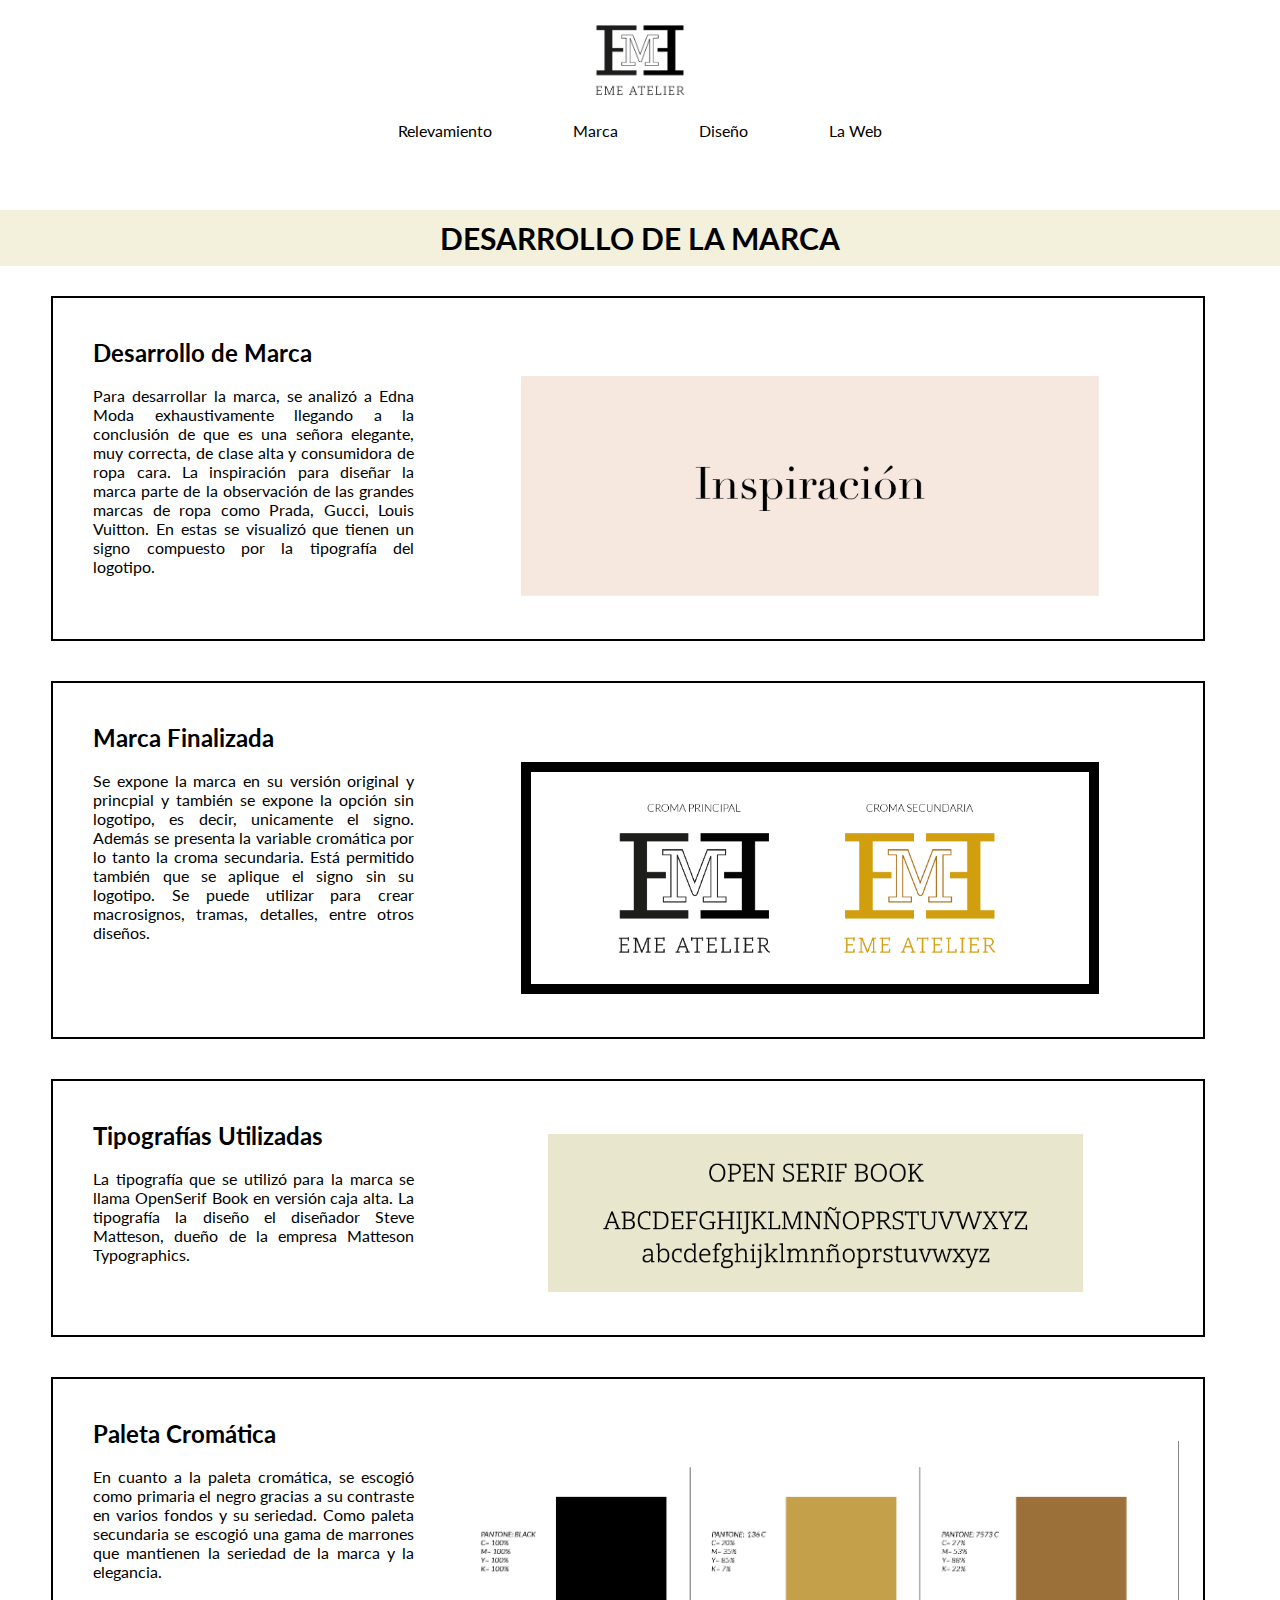
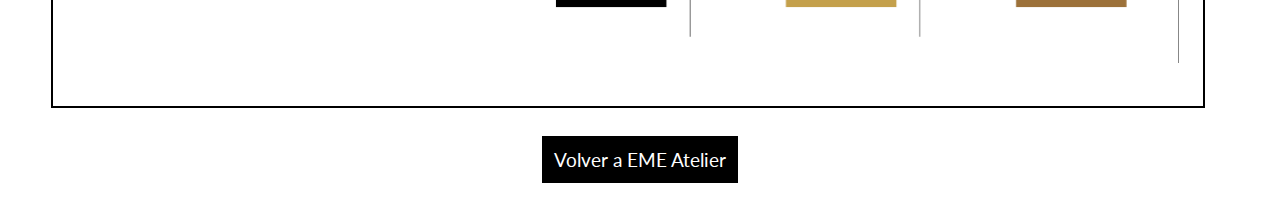
<file: marcaeme.html>
<!DOCTYPE html>
<html>

<head>
	<meta charset="utf-8">
	<meta name="description" content="Sol Kaufer - Trabajo Práctico">
	<title>Trabajo Práctico - Sol Kaufer</title>
	<link rel="shortcut icon" type="image/x-icon" href="img/logo.png">
	<link rel="stylesheet" type="text/css" href="css/estilosmicro.css">
</head>

<body>
	
<header>
	<a href="microindex.html"><img src="img/logo.png"></a>

<nav>
	<ul id="button">
 	<li><a href="relevamientoeme.html">Relevamiento</a></li>
 	<li><a href="marcaeme.html">Marca</a></li>
 	<li><a href="disenoeme.html">Diseño</a></li>
 	<li><a href="lawebeme.html">La Web</a></li>
 	</ul>
 </nav>
 </header>

<main>
	
 	<h1>DESARROLLO DE LA MARCA</h1>

 <section id="seccion">
 	<div id="primero">
 	<h2>Desarrollo de Marca</h2> <br>
 	<p>Para desarrollar la marca, se analizó a Edna Moda exhaustivamente llegando a la conclusión de que es una señora elegante, muy correcta, de clase alta y consumidora de ropa cara. La inspiración para diseñar la marca parte de la observación de las grandes marcas de ropa como Prada, Gucci, Louis Vuitton. En estas se visualizó que tienen un signo compuesto por la tipografía del logotipo.</p>

 	<img src="img/inspo1.jpg" onmouseover="this.src='img/inspo1.jpg';" onmouseout="this.src='img/inspo2.jpg';"/>

	</div>

	<div id="primeroymedio">
	<h2>Marca Finalizada</h2> <br>
 	<p>Se expone la marca en su versión original y princpial y también se expone la opción sin logotipo, es decir, unicamente el signo. Además se presenta la variable cromática por lo tanto la croma secundaria. Está permitido también que se aplique el signo sin su logotipo. Se puede utilizar para crear macrosignos, tramas, detalles, entre otros diseños.</p>

 	<img src="img/marcamuestra.png">

	</div>

	<div id="segundo">
	<h2>Tipografías Utilizadas</h2> <br>
 	<p>La tipografía que se utilizó para la marca se llama OpenSerif Book en versión caja alta. La tipografía la diseño el diseñador Steve Matteson, dueño de la empresa Matteson Typographics.</p>
 	<img src="img/tipografia.png">
	</div>

	<div id="tercero">
	<h2>Paleta Cromática</h2><br>
 	<p>En cuanto a la paleta cromática, se escogió como primaria el negro gracias a su contraste en varios fondos y su seriedad. Como paleta secundaria se escogió una gama de marrones que mantienen la seriedad de la marca y la elegancia.</p>

 	<img src="img/croma.png">
 	
	</div>
</section>
	


 <footer>
 	<ul id="microindex">
 		<li><a href="index.html">Volver a EME Atelier</a></li>
 	</ul>

</footer>
</main>
</body>
<html/>
</file>
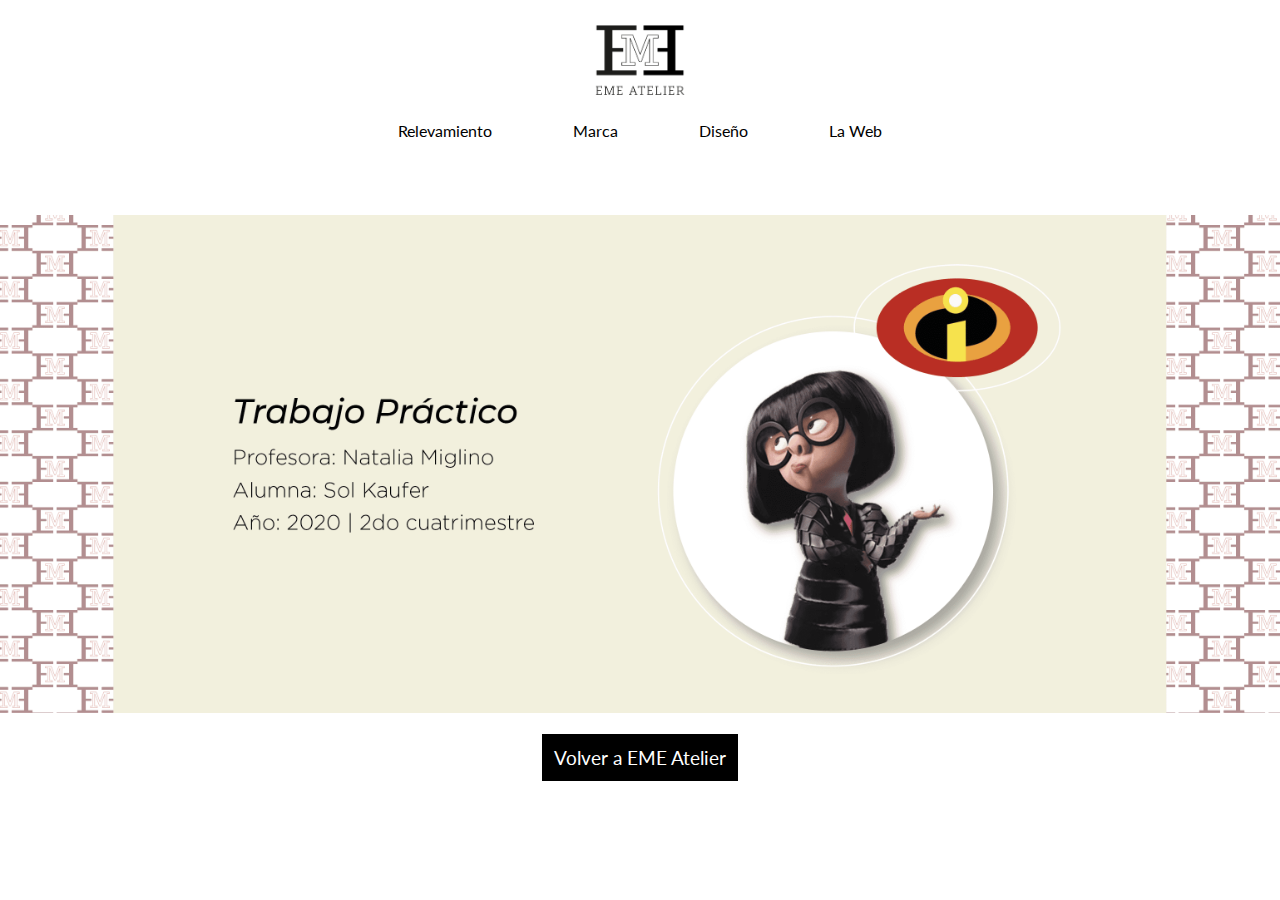
<file: microindex.html>
<!DOCTYPE html>
<html>

<head>
	<meta charset="utf-8">
	<meta name="description" content="Sol Kaufer - Trabajo Práctico">
	<title>Trabajo Práctico - Sol Kaufer</title>
	<link rel="shortcut icon" type="image/x-icon" href="img/logo.png">
	<link rel="stylesheet" type="text/css" href="css/estilosmicro.css">
</head>

<body>
	
<header>
	<a href="microindex.html"><img src="img/logo.png"></a>

<nav>
	<ul id="button">
 	<li><a href="relevamientoeme.html">Relevamiento</a></li>
 	<li><a href="marcaeme.html">Marca</a></li>
 	<li><a href="disenoeme.html">Diseño</a></li>
 	<li><a href="lawebeme.html">La Web</a></li>
 	</ul>
 </nav>
 </header>

<main>
	<div id="foto">
		<img src="img/rotulo.png">
	</div>
	


 <footer>
 	<ul id="microindex">
 		<li><a href="index.html">Volver a EME Atelier</a></li>
 	</ul>

</footer>
</main>
</body>
</file>
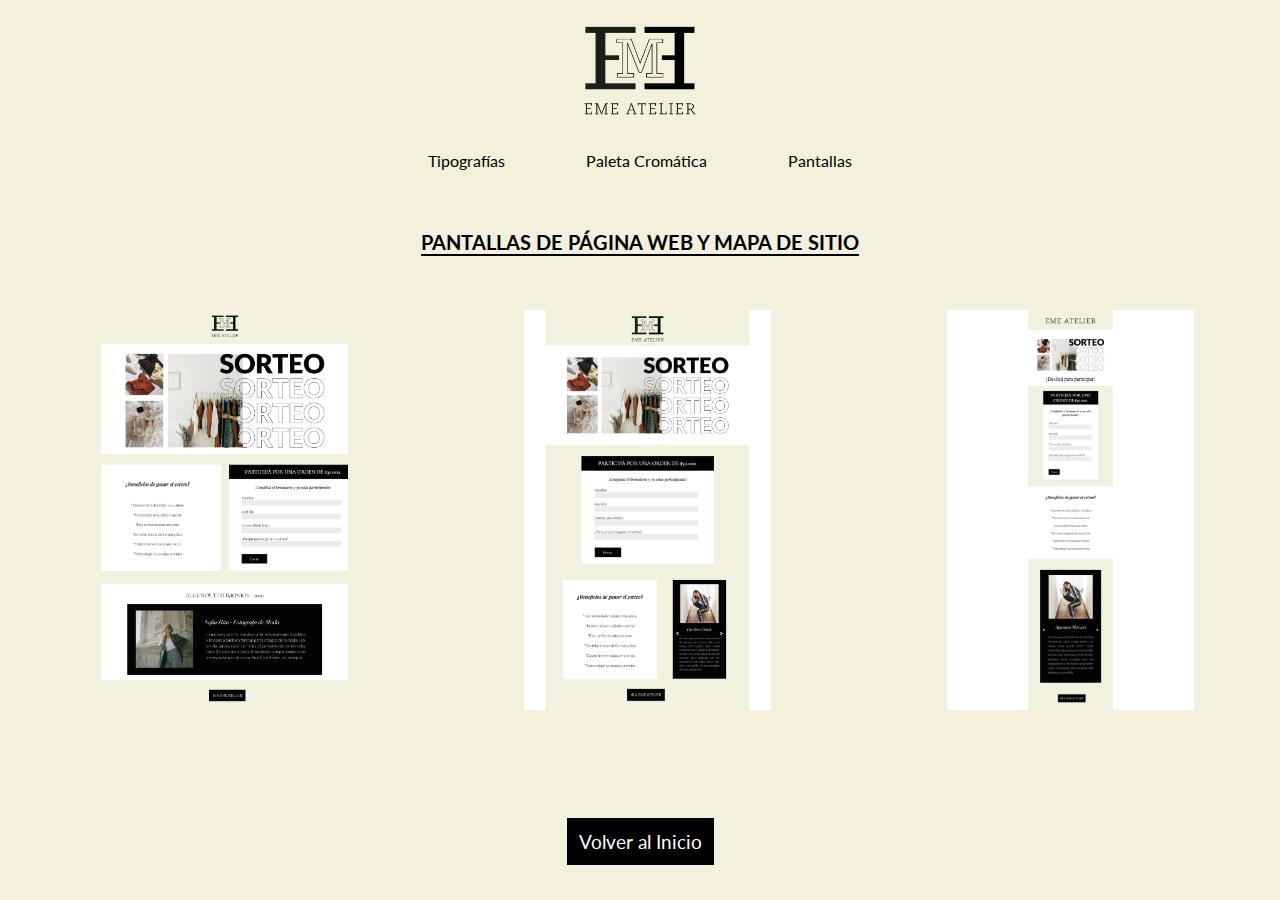
<file: pantallaslanding.html>
<!DOCTYPE html>
<html>

<head>
	<meta charset="utf-8">
	<meta name="description" content="Sol Kaufer - Trabajo Práctico">
	<meta name="viewport" content="width=device-width,initial-scale=1, maximun-scale=1.0">
	<title>Micrositio - Sol Kaufer</title>
	<link rel="shortcut icon" type="image/x-icon" href="img/logo.png">
	<link rel="stylesheet" type="text/css" href="css/estilosmicrolanding.css">
	<link rel="stylesheet" href="css/fontello.css">
</head>

<body class="grid_container">

<header class="header">
	<input id="btn-menupantalla" type="checkbox"/>
	<label for="btn-menupantalla" class="icon-menu"></label>
	<a href="indexmicro.html"><img class="logotipopantalla" src="img/logotipo.png"></a>
	<a href="indexmicro.html"><img class="logopantalla" src="img/logo.png"></a>
	<nav class="menupantalla">
		<ul>
			<li><a href="tipografialanding.html">Tipografías</a></li>
			<li><a href="cromalanding.html">Paleta Cromática</a></li>
			<li><a href="pantallaslanding.html">Pantallas</a></li>
		</ul>
	</nav>
</header>

<article class="main">
	<h1>PANTALLAS DE PÁGINA WEB Y MAPA DE SITIO</h1><br><br>
     
	<ul class="galeriapantalla">
        <li><a href="#img1"><img class="galeriaimgpantalla" src="img/pantalla1.png"></a></li>
        <li><a href="#img2"><img class="galeriaimgpantalla" src="img/pantalla2.png"></a></li>
        <li><a href="#img3"><img class="galeriaimgpantalla" src="img/pantalla3.png"></a></li>
    </ul>

    <div class="modalpantalla" id="img1">
        <h3>Pantalla Escritorio</h3>
        <div class="imagenpantalla">
            <a href="#img3">&#60;</a>
            <a href="#img2"><img src="img/pantalla1.png"></a>
            <a href="#img2">></a>
        </div>
        <a class="cerrarpantalla" href="pantallaslanding.html">X</a>
    </div>
    
    <div class="modalpantalla" id="img2">
        <h3>Pantalla Tablet</h3>
        <div class="imagenpantalla">
            <a href="#img1">&#60;</a>
            <a href="#img3"><img src="img/pantalla2.png"></a>
            <a href="#img3">></a>
        </div>
        <a class="cerrarpantalla" href="pantallaslanding.html">X</a>
    </div>
    
    <div class="modalpantalla" id="img3">
        <h3>Pantalla Smartphone</h3>
        <div class="imagenpantalla">
            <a href="#img2">&#60;</a>
            <a href="#img3"><img src="img/pantalla3.png"></a>
            <a href="#img1">></a>
        </div>
        <a class="cerrarpantalla" href="pantallaslanding.html">X</a>
    </div>
  
</article>

<footer class="footer">
	<ul class="microindexpantalla">
 		<li><a href="indexmicro.html">Volver al Inicio</a></li>
 	</ul>
</footer>
</body>
</html>
</file>
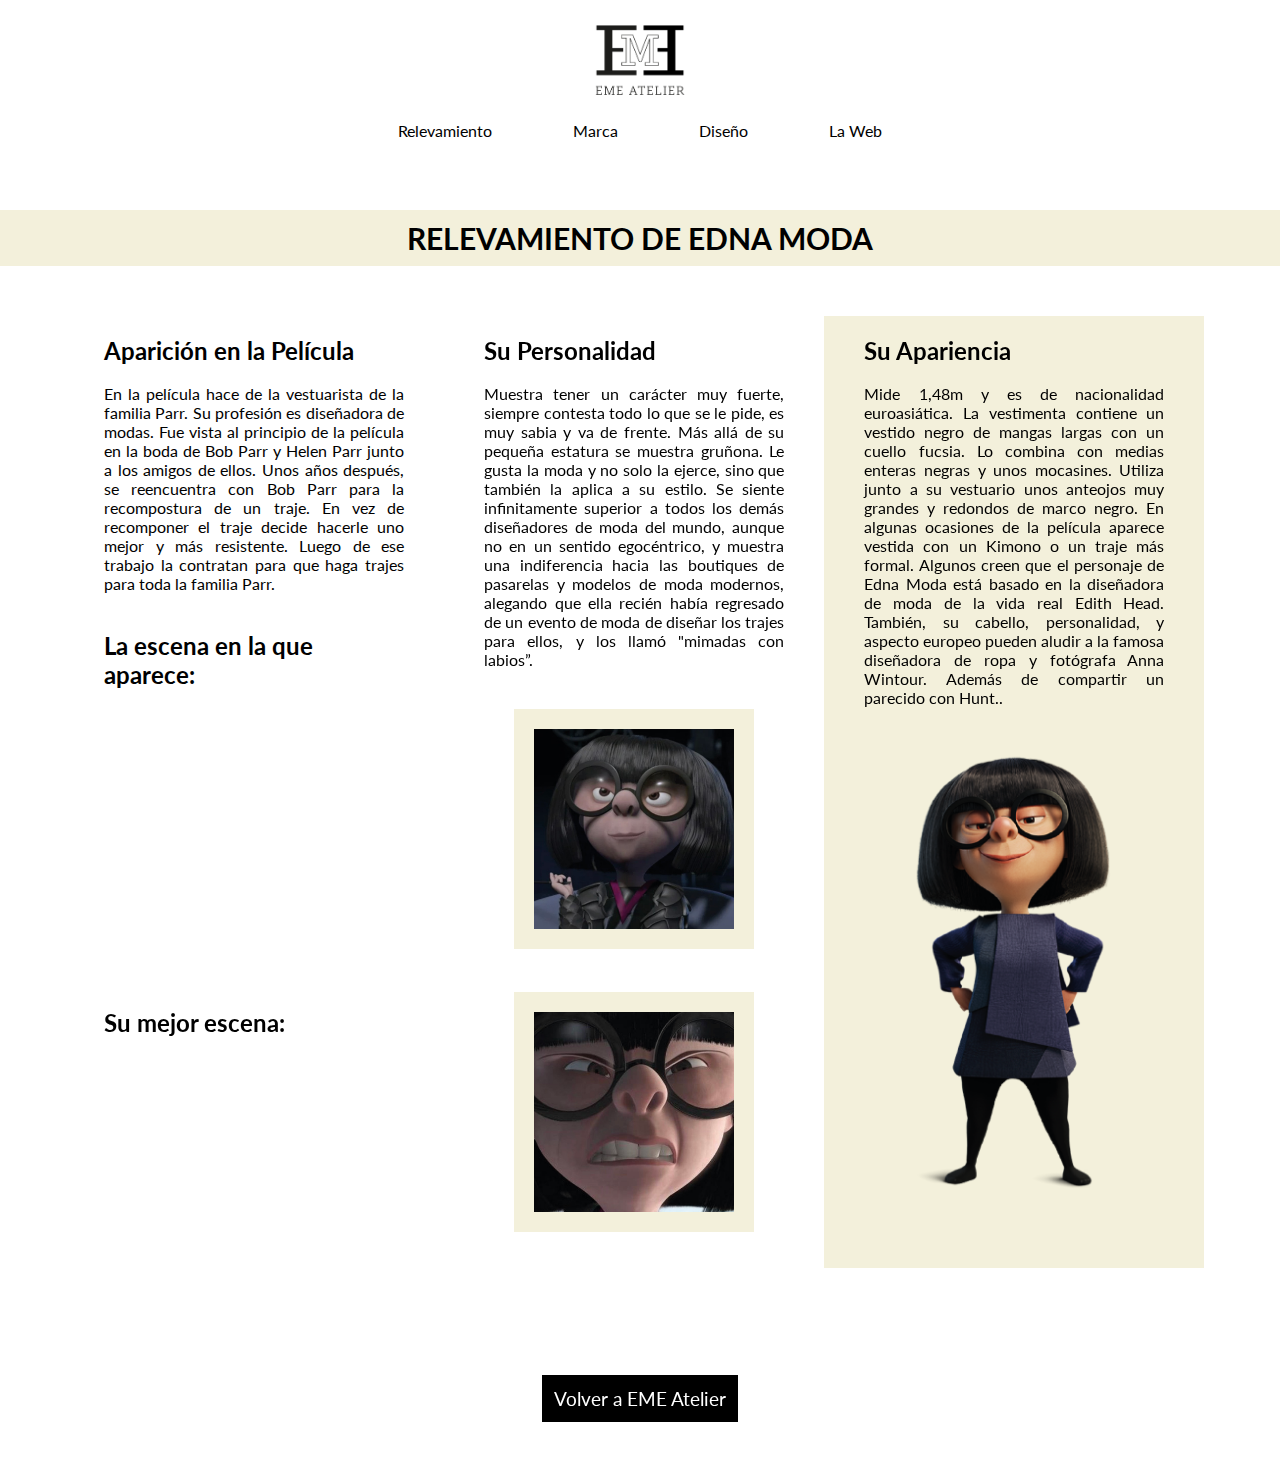
<file: relevamientoeme.html>
<!DOCTYPE html>
<html>

<head>
	<meta charset="utf-8">
	<meta name="description" content="Sol Kaufer - Trabajo Práctico">
	<title>Relevamiento - Sol Kaufer</title>
	<link rel="shortcut icon" type="image/x-icon" href="img/logo.png">
	<link rel="stylesheet" type="text/css" href="css/estilosmicro.css">
</head>

<body>
	
<header>
	<a href="microindex.html"><img src="img/logo.png"></a>

<nav>
	<ul id="button">
 	<li><a href="relevamientoeme.html">Relevamiento</a></li>
 	<li><a href="marcaeme.html">Marca</a></li>
 	<li><a href="disenoeme.html">Diseño</a></li>
 	<li><a href="lawebeme.html">La Web</a></li>
 	</ul>
 </nav>
 </header>

 <main>

 	<h1>RELEVAMIENTO DE EDNA MODA</h1>

 <section id="todo">
 	<div id="uno">
 	<h2>Aparición en la Película</h2> <br>
 	<p>En la película hace de la vestuarista de la familia Parr. Su profesión es diseñadora de modas. Fue vista al principio de la película en la boda de Bob Parr y Helen Parr junto a los amigos de ellos. Unos años después, se reencuentra con Bob Parr para la recompostura de un traje. En vez de recomponer el traje decide hacerle uno mejor y más resistente. Luego de ese trabajo la contratan para que haga trajes para toda la familia Parr.</p>

 	<br><br>
 	<h2>La escena en la que aparece:</h2>
 	<iframe src="https://www.youtube.com/embed/IQ7QvmTsTiU" frameborder="0" allow="accelerometer; autoplay; clipboard-write; encrypted-media; gyroscope; picture-in-picture" allowfullscreen></iframe>

 	<br><br><br>
 	<h2>Su mejor escena:</h2>
 	<iframe width="560" height="315" src="https://www.youtube.com/embed/lLHsMdRSLf4" frameborder="0" allow="accelerometer; autoplay; clipboard-write; encrypted-media; gyroscope; picture-in-picture" allowfullscreen></iframe>



	</div>

	<div id="dos">
	<h2>Su Personalidad</h2> <br>
 	<p>Muestra tener un carácter muy fuerte, siempre contesta todo lo que se le pide, es muy sabia y va de frente. Más allá de su pequeña estatura se muestra gruñona. Le gusta la moda y no solo la ejerce, sino que también la aplica a su estilo. Se siente infinitamente superior a todos los demás diseñadores de moda del mundo, aunque no en un sentido egocéntrico, y muestra una indiferencia hacia las boutiques de pasarelas y modelos de moda modernos, alegando que ella recién había regresado de un evento de moda de diseñar los trajes para ellos, y los llamó "mimadas con labios”.</p>
 	<img src="img/perso1.jpg" onmouseover="this.src='img/perso1.jpg';" onmouseout="this.src='img/perso2.jpg';"/>
 		<img src="img/perso3.jpg" onmouseover="this.src='img/perso3.jpg';" onmouseout="this.src='img/perso4.jpg';"/>
	</div>

	<div id="tres">
	<h2>Su Apariencia</h2><br>
 	<p>Mide 1,48m y es de nacionalidad euroasiática. La vestimenta contiene un vestido negro de mangas largas con un cuello fucsia. Lo combina con medias enteras negras y unos mocasines. Utiliza junto a su vestuario unos anteojos muy grandes y redondos de marco negro. En algunas ocasiones de la película aparece vestida con un Kimono o un traje más formal. Algunos creen que el personaje de Edna Moda está basado en la diseñadora de moda de la vida real Edith Head. También, su cabello, personalidad, y aspecto europeo pueden aludir a la famosa diseñadora de ropa y fotógrafa Anna Wintour. Además de compartir un parecido con Hunt..</p>
 	<img src="img/transpa.png">
	</div>
</section>
	


  <footer>
 	<ul id="microindex">
 		<li><a href="index.html">Volver a EME Atelier</a></li>
 	</ul>
</footer> 
</main>

</body>
<html/>
</file>
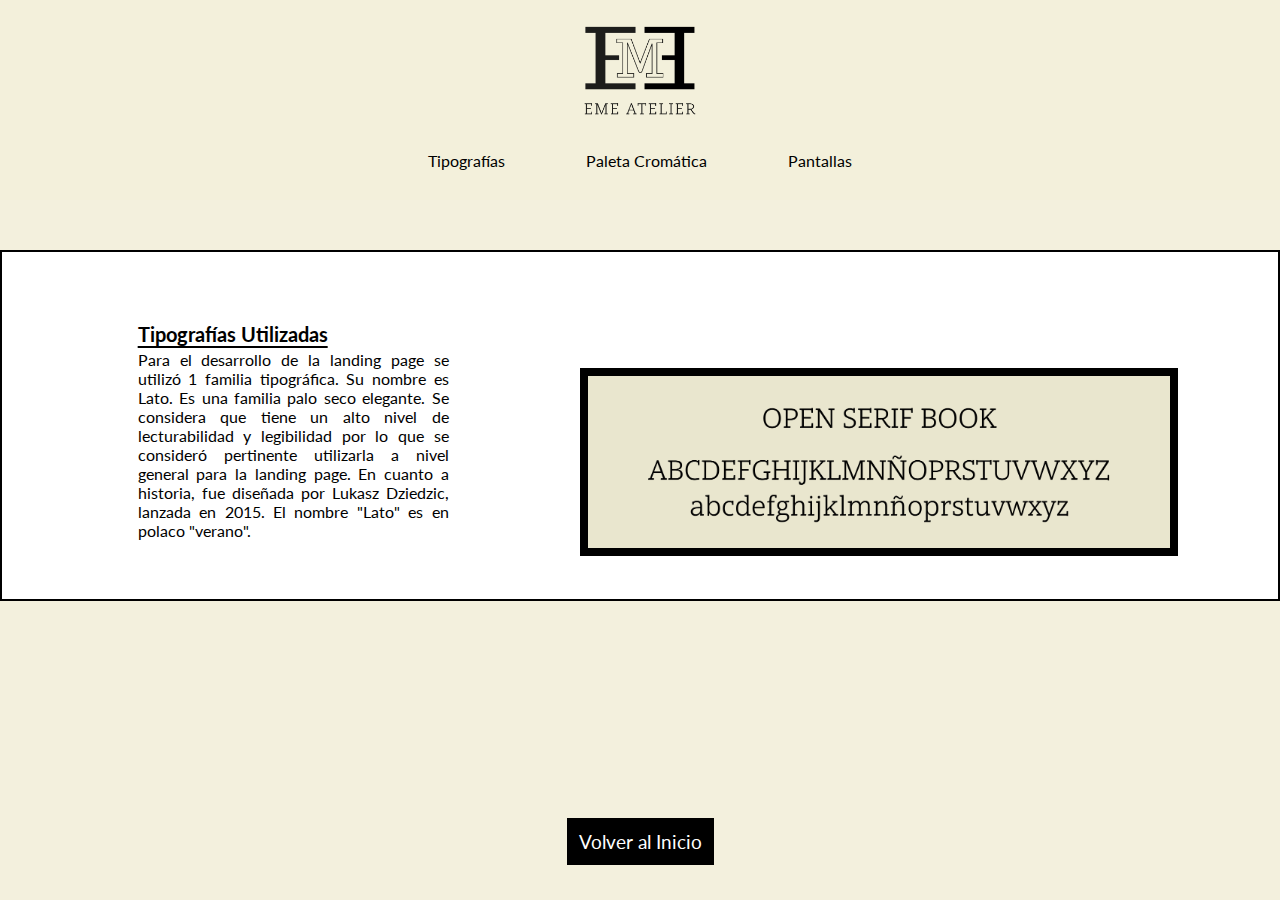
<file: tipografialanding.html>
<!DOCTYPE html>
<html>

<head>
	<meta charset="utf-8">
	<meta name="description" content="Sol Kaufer - Trabajo Práctico">
	<meta name="viewport" content="width=device-width,initial-scale=1, maximun-scale=1.0">
	<title>Micrositio - Sol Kaufer</title>
	<link rel="shortcut icon" type="image/x-icon" href="img/logo.png">
	<link rel="stylesheet" type="text/css" href="css/estilosmicrolanding.css">
	<link rel="stylesheet" href="css/fontello.css">
</head>

<body class="grid_container">

<header class="header">
	<input id="btn-menutipo" type="checkbox"/>
	<label for="btn-menutipo" class="icon-menu"></label>
	<a href="indexmicro.html"><img class="logotipotipo" src="img/logotipo.png"></a>
	<a href="indexmicro.html"><img class="logotipografia" src="img/logo.png"></a>
	<nav class="menutipo">
		<ul>
			<li><a href="tipografialanding.html">Tipografías</a></li>
			<li><a href="cromalanding.html">Paleta Cromática</a></li>
			<li><a href="pantallaslanding.html">Pantallas</a></li>
		</ul>
	</nav>
</header>

<article class="main">
	<div class="tipografiastipo">
	<h1 class="titulotipo">Tipografías Utilizadas</h1><br><br>
 	<p class="textotipo">Para el desarrollo de la landing page se utilizó 1 familia tipográfica. Su nombre es Lato. Es una familia palo seco elegante. Se considera que tiene un alto nivel de lecturabilidad y legibilidad por lo que se consideró pertinente utilizarla a nivel general para la landing page. En cuanto a historia, fue diseñada por Lukasz Dziedzic, lanzada en 2015. El nombre "Lato" es en polaco "verano".</p>
	<img class="dentrodivtipo" src="img/tipografia.png">
	</div>
	<img class="fueradivtipo" src="img/tipografia.png">
</article>

<footer class="footer">
	<ul class="microindextipo">
 		<li><a href="indexmicro.html">Volver al Inicio</a></li>
 	</ul>
</footer>
</body>
</html>
</file>
<file: css/estilos.css>
@import url('https://fonts.googleapis.com/css2?family=Lato:wght@300&display=swap');
@import url('https://fonts.googleapis.com/css2?family=Sacramento&display=swap');
@import url('https://fonts.googleapis.com/css2?family=Kumbh+Sans:wght@300&display=swap');
@import url('https://fonts.googleapis.com/css2?family=Cormorant:wght@300&display=swap');
*
{
	box-sizing: border-box;
	margin: 0;
	padding: 0;
} 

body{
	background-color: #f3f0db;
	color: #000000;
	font-family:'Lato', sans-serif;
	font-size: 16px;
}

header{
	width: 100%;
	height: 190px;
	background-color: #F3F0DB;
	position: sticky;
	top: 0;
	z-index : 1;
}

header a img{
	height: auto;
	width: 10%;
	display: block;
	margin-left: auto;
	margin-right: auto;
	margin-top: 20px;
}

main{
	background-color: #f3f0db; 
}

#button {
 	padding: 0;
 	margin-top: 20px;
 	text-align: center;
 }

#button li {
 	display: inline;
 }

#button li a {
 	font-size: 16px;
 	text-decoration: none;
 	padding: 3%;
 	color: #000000;
 }

#button li a:hover {
 	color: #cccccc;
 	margin-top: -2;
 	padding-bottom: 12px;
 }

/*Estilos del Index*/

#contenedorindex {
	width: 100%;
	height: auto;
	margin-right: auto;
	margin-left: auto;
	overflow: hidden;
}

#contenedorindex ul{
	list-style: none;
	width: 400%;
	display: flex;
	animation: slide 20s infinite alternate;
}

#contenedorindex img{
	width: 100%;
	margin-top: 25px;
}

@keyframes slide{
	0% {margin-left: 0%;}
	20% {margin-left: 0%;}

	25% {margin-left: -100%;}
	45% {margin-left: -100%;}

	50% {margin-left: -200%;}
	70% {margin-left: -200%;}

	75% {margin-left: -300%;}
	100% {margin-left: -300%;}
}

.bienvenidosindex{
	width: 100%;
}

.bienvenidosindex p{
	margin-top: 30px;
	color: black;
	font-family: 'Sacramento';
	font-size: 65px;
	text-align: center;
}

.lineaderechaindex{
	background-color: #1D1D1B;
	margin-top: -50px;
	float: right;
	width: 25%;
	height: 1px;
}

.lineaizquierdaindex{
	background-color: #1D1D1B;
	margin-top: -50px;
	float: left;
	width: 25%;
	height: 1px;
}

.textoindex p{
	background-color: #FFFFFF;
	padding-left: 6.5%;
	padding-right: 3%;
	padding-bottom: 30px;
	padding-top: 30px;
	box-sizing: border-box;
	width: 39%; 
	margin-top: 60px;
	font-size: 16px;
	color: #797979;
	font-family: 'Lato';
	text-align: justify;
	font-style: italic;
	line-height : 27px;
}

#tripticoindex img{
	width: 60%;
	float: right;
	margin-top: -290px;
}

.landing{
	width: 60%;
	height: 250px;
	margin-top: 70px;
	margin-left: auto;
	margin-right: auto;
	background-color: white;
}

.landing:hover{
	background-color: black;
	color: white;
}

.landing a{
	margin-top: 80px;
	width: 60%;
	margin-right: auto;
	margin-left: auto;
	text-decoration: none;
	color: black;
}

.landing a:hover{
	color: white;
}

.sorteoimg{
	width: 100%;
	height: auto;
}

.landing a p{
	font-family: 'Cormorant';
	font-size: 35px;
	text-align: center;
	padding: 3%;
	text-decoration: none;
}

.filosofiaindex{
	margin-top: 100px;
	color: #1D1D1B;
	font-family: 'Sacramento';
	font-style: italic;
	font-size: 75px;
	margin-left: 9%;
}

.lineaindex{
	box-sizing: border-box;
	background-color: #1D1D1B;
	margin-top: -45px;
	float: left;
	width: 8%;
	height: 1px;
}

#filosofiaindex{
	box-sizing: content-box;
	width: 57%;
	height: 200px;
	margin-top: 40px;
	margin-left: auto;
	margin-right: auto;
}

.filo1index{
	width: 20%;
	float: left;
	margin-bottom: 20px;
}

.filo2index{
	width: 20%;
	margin-left: 7%;
	margin-bottom: 20px;
}

.filo3index{
	width: 20%;
	margin-left: 6%;
	margin-bottom: 20px;
}

.filo4index{
	width: 20%;
	float: right;
	margin-bottom: 20px;
}

.subscripcion{
	box-sizing: border-box;
	width: 100%;
	height: 200px;
	background: #FFFFFF;
	margin-top: 80px;
	text-align: center;
}

.subscripcion p{
	font-size: 25px;
	text-decoration: underline;
	text-underline-position: under;
}

#a1suscripcion{
	box-sizing: border-box;
	background-color: #FFFFFF;
	width: 15%;
	margin-right: auto;
	margin-left: auto;
	text-align: center;
	font-size: 18px;
}

#a1suscripcion input[type="submit"] {
	border:1px solid #000;
	padding: 4%;
	color:#fff;
	background-color:#000;
}

/*Estilos del Atelier*/

.staff{
	color: #1D1D1B;
	font-family: 'Sacramento';
	font-style: italic;
	font-size: 60px;
	margin-left: 9%;
	margin-top: 20px;
}

.lineastaff{
	box-sizing: border-box;
	background-color: #1D1D1B;
	margin-top: -55px;
	float: left;
	width: 8%;
	height: 2px;
}

#contstaff{
 	width: 63%;
 	height: auto;
 	margin-right: auto;
 	margin-left: auto;
 	margin-top: 25px;
 }

 #staffuno{
 	box-sizing: border-box;
 	background-color: white;
 	width: 32%;
 	height: 500px;
 	float: left;
 }

 #staffuno img{
 	width: 100%;
 	height: auto;
 	padding-left: 5%;
 	padding-right: 5%;
 	padding-top: 20px;
 }


 #staffuno p{
 	box-sizing: border-box;
 	font-size: 14px;
 	color: black;
 	line-height: 25px;
 	text-align: center;
 	margin-top: 12px;
 	font-family: 'Lato', sans-serif;

 }

 #staffdos{
 	box-sizing: border-box;
 	background-color: white;
 	width: 32%;
 	height: 500px;
 	margin-left: auto;
 	margin-right: auto;
 }

 #staffdos img{
 	width: 100%;
 	height: auto;
 	padding-left: 5%;
 	padding-right: 5%;
 	padding-top: 20px;
 }

 #staffdos p{
 	box-sizing: border-box;
 	font-size: 14px;
 	color: black;
 	line-height: 25px;
 	text-align: center;
 	margin-top: 12px;
 	font-family: 'Lato', sans-serif;
 }

 #stafftres{
 	box-sizing: border-box;
 	background-color: white;
 	width: 32%;
 	height: 500px;
 	float: right;
 	margin-top: -500px;
 }

 #stafftres img{
 	width: 100%;
 	height: auto;
 	padding-left: 5%;
 	padding-right: 5%;
 	padding-top: 20px;
 }

 #stafftres p{
 	box-sizing: border-box;
 	font-size: 14px;
 	color: black;
 	line-height: 25px;
 	text-align: center;
 	margin-top: 12px;
 	font-family: 'Lato', sans-serif;
 }

 #contenedorstaff {
	width: 100%;
	margin-right: auto;
	margin-left: auto;
	height: auto;
	margin-bottom: 40px;
}

.detalles{
	margin-top: 40px;
	width: 100%;
	height: auto;
	margin-right: auto;
	margin-left: auto;
	box-sizing: border-box;
}

.detalles img{
	width: 100%;
	height: auto;
}

/*Estilos de Colección*/

 #contenedorcoleccion {
	width: 50%;
	height: auto;
	margin-right: auto;
	margin-left: auto;
	overflow: hidden;
}

#contenedorcoleccion ul{
	list-style: none;
	width: 400%;
	display: flex;
	animation: slide 20s infinite alternate;
}

#contenedorcoleccion img{
	padding: 4%;
 	background-color: black;
	width: 100%;
	margin-top: 25px;
}

@keyframes slide{
	0% {margin-left: 0%;}
	20% {margin-left: 0%;}

	25% {margin-left: -100%;}
	45% {margin-left: -100%;}

	50% {margin-left: -200%;}
	70% {margin-left: -200%;}

	75% {margin-left: -300%;}
	100% {margin-left: -300%;}
}

.titulocoleccion p{
 font-size: 60px;
 text-align: center;
 text-decoration: none;
 margin-top: 25px;
 font-family: 'Sacramento';
}

.lineaderechacoleccion{
	box-sizing: border-box;
	background-color: #1D1D1B;
	margin-top: -40px;
	float: right;
	width: 31%;
	height: 1px;
}

.lineaizquierdacoleccion{
	box-sizing: border-box;
	background-color: #1D1D1B;
	margin-top: -40px;
	float: left;
	width: 31%;
	height: 1px;
}

 #contenedor2coleccion{
 	box-sizing: border-box;
 	width: 63%;
 	height: 1110px;
 	margin-right: auto;
 	margin-left: auto;
 	margin-top: 25px;
 }

 #unocole{
 	box-sizing: border-box;
 	background-color: white;
 	width: 32%;
 	height: 500px;
 	float: left;
 }

 #unocole img{
 	width: 100%;
 	height: auto;
 	padding-left: 5%;
 	padding-right: 5%;
 	padding-top: 20px;
 }


 #unocole p{
 	box-sizing: border-box;
 	font-size: 14px;
 	text-decoration: underline;
 	text-underline-position: under;
 	color: black;
 	margin-left: 6%;
 	margin-top: 12px;
 	font-family: 'Kumbh Sans', sans-serif;

 }

 #doscole{
 	box-sizing: border-box;
 	background-color: white;
 	width: 32%;
 	height: 500px;
 	margin-left: auto;
 	margin-right: auto;
 }

 #doscole img{
 	width: 100%;
 	height: auto;
 	padding-left: 5%;
 	padding-right: 5%;
 	padding-top: 20px;
 }

 #doscole p{
 	box-sizing: border-box;
 	font-size: 14px;
 	text-decoration: underline;
 	text-underline-position: under;
 	color: black;
 	margin-left: 6%;
 	margin-top: 12px;
 	font-family: 'Kumbh Sans', sans-serif;
 }

 #trescole{
 	box-sizing: border-box;
 	background-color: white;
 	width: 32%;
 	height: 500px;
 	float: right;
 	margin-top: -500px;
 }

 #trescole img{
 	width: 100%;
 	height: auto;
 	padding-left: 5%;
 	padding-right: 5%;
 	padding-top: 20px;
 }

 #trescole p{
 	box-sizing: border-box;
 	font-size: 14px;
 	text-decoration: underline;
 	text-underline-position: under;
 	color: black;
 	margin-left: 6%;
 	margin-top: 12px;
 	font-family: 'Kumbh Sans', sans-serif;
 }

 #cuatrocole{
 	box-sizing: border-box;
 	background-color: white;
 	width: 32%;
 	height: 500px;
 	float: left;
 	margin-top: 25px;
 }

 #cuatrocole img{
 	width: 100%;
 	height: auto;
 	padding-left: 5%;
 	padding-right: 5%;
 	padding-top: 20px;
 }

 #cuatrocole p{
	box-sizing: border-box;
 	font-size: 14px;
 	text-decoration: underline;
 	text-underline-position: under;
 	color: black;
 	margin-left: 6%;
 	margin-top: 12px;
 	font-family: 'Kumbh Sans', sans-serif;
 }

 #cincocole{
 	box-sizing: border-box;
 	background-color: white;
 	width: 32%;
 	height: 500px;
 	margin-left: auto;
 	margin-right: auto;
 	margin-top: 25px;
 }

 #cincocole img{
 	width: 100%;
 	height: auto;
 	padding-left: 5%;
 	padding-right: 5%;
 	padding-top: 20px;
 }

 #cincocole p{
 	box-sizing: border-box;
 	font-size: 14px;
 	text-decoration: underline;
 	text-underline-position: under;
 	color: black;
 	margin-left: 6%;
 	margin-top: 12px;
 	font-family: 'Kumbh Sans', sans-serif;
 }

#seiscole{
 	box-sizing: border-box;
 	background-color: white;
 	width: 32%;
 	height: 500px;
 	float: right;
 	margin-top: -500px;
 }

 #seiscole img{
 	width: 100%;
 	height: auto;
 	padding-left: 5%;
 	padding-right: 5%;
 	padding-top: 20px;
 }

 #seiscole p{
 	box-sizing: border-box;
 	font-size: 14px;
 	text-decoration: underline;
 	text-underline-position: under;
 	color: black;
 	margin-left: 6%;
 	margin-top: 12px;
 	font-family: 'Kumbh Sans', sans-serif;
 }

 #contenedor3coleccion{
 	box-sizing: border-box;
 	width: 63%;
 	height: 580px;
 	margin-right: auto;
 	margin-left: auto;
 	margin-top: -60px;
 }

 #sietecole{
 	box-sizing: border-box;
 	background-color: white;
 	width: 32%;
 	height: 500px;
 	float: left;
 }

 #sietecole img{
 	width: 100%;
 	height: auto;
 	padding-left: 5%;
 	padding-right: 5%;
 	padding-top: 20px;
 }


 #sietecole p{
 	box-sizing: border-box;
 	font-size: 14px;
 	text-decoration: underline;
 	text-underline-position: under;
 	color: black;
 	margin-left: 6%;
 	margin-top: 12px;
 	font-family: 'Kumbh Sans', sans-serif;
 }

 #ochocole{
 	box-sizing: border-box;
 	background-color: white;
 	width: 32%;
 	height: 500px;
 	margin-left: auto;
 	margin-right: auto;
 }

 #ochocole img{
 	width: 100%;
 	height: auto;
 	padding-left: 5%;
 	padding-right: 5%;
 	padding-top: 20px;
 }

 #ochocole p{
 	box-sizing: border-box;
 	font-size: 14px;
 	text-decoration: underline;
 	text-underline-position: under;
 	color: black;
 	margin-left: 6%;
 	margin-top: 12px;
 	font-family: 'Kumbh Sans', sans-serif;
 }

 #nuevecole{
 	box-sizing: border-box;
 	background-color: white;
 	width: 32%;
 	height: 500px;
 	float: right;
 	margin-top: -500px;
 }

 #nuevecole img{
 	width: 100%;
 	height: auto;
 	padding-left: 5%;
 	padding-right: 5%;
 	padding-top: 20px;
 }

 #nuevecole p{
 	box-sizing: border-box;
 	font-size: 14px;
 	text-decoration: underline;
 	text-underline-position: under;
 	color: black;
 	margin-left: 6%;
 	margin-top: 12px;
 	font-family: 'Kumbh Sans', sans-serif;
 }

.subscripcioncole{
	box-sizing: border-box;
	width: 100%;
	height: 270px;
	background: #FFFFFF;
	margin-top: 20px;
	text-align: center;
}

.subscripcioncole p{
	line-height: 45px;
	padding-top: 33px;
	font-size: 25px;
	text-decoration: underline;
	text-underline-position: under;
}

#a1cole{
	box-sizing: border-box;
	background-color: #FFFFFF;
	width: 15%;
	margin-right: auto;
	margin-left: auto;
	text-align: center;
	font-size: 18px;
	padding-bottom: 30px;
}

#a1cole input[type="submit"] {
	border:1px solid #000;
	padding: 4%;
	color:#fff;
	background-color:#000;
}

/*Estilos de Contacto*/

#localidad{
	margin-top: 30px;
	width: 50%;
	height: 450px;
	background-color:#FFF;
}

#localidad h1{
 	margin-left: 8%;
 	font-size: 35px;
 	font-family:'Lato Black', sans-serif;
 	color: #f3f0db;
 	padding-top: 30px;
}

#localidad img{
	padding-left: 8%;
	padding-right: 7%;
	padding-top: 20px;
	padding-bottom: 60px;
	width: 50%;
	height: auto;
}

#localidad p{
	width: 40%;
	font-size: 16px;
	color: #797979;
	font-family: 'Lato Light';
	font-style: italic;
	line-height : 27px;
	margin-top: -355px;
	margin-left: 51%;
}

#detalle{
	width: 50%;
	margin-top: 20px;
}

#contacto{
	box-sizing: border-box;
	width: 41%; 
	height: 670px;
	float: right;
	margin-top: -460px;
}

#contacto p{
	font-size: 55px;
 	font-family: 'Sacramento';
 	color: black;
}

#contacto label{
	font-size: 16px;
 	font-family:'Lato Regular', sans-serif;
 	color: #000000;
 }

 #contacto input[type="submit"]{
	border:1px solid #000;
	padding: 1.4%;
	color:#fff;
	background-color:#000;
}

#linea{
	margin-left: 54.3%;
	width: 0.1%;
	height: 680px;
	margin-top: -680px;
	background-color: black;
}

footer{
	box-sizing: border-box;
	width: 100%
	height: 69px;
}

#buttonabajo{
	padding: 0;
 	text-align: center;
 	margin-top: 25px;
}

#buttonabajo li {
 	display: inline;
 }

#buttonabajo li a {
 	font-size: 16px;
 	text-decoration: none;
 	padding: 4%;
 	color: #000000;
 }

#buttonabajo li a:hover {
 	color: #cccccc;
 	margin-top: -2;
 	padding-bottom: 12px;
 }

 #microindex{
 	margin-top: -20px;
}

 #microindex li {
 	display: inline;
 	margin-left: 87%;
 }

#microindex li a {
 	font-size: 19px;
 	text-decoration: none;
 	padding: 12px;
	box-sizing: border-box;
	background-color: black;
 	color: white;
 }

#microidex li a:hover {
 	color: white;
 	margin-top: -2px;
 }
</file>
<file: css/estilosmicrolanding.css>
@import url('https://fonts.googleapis.com/css2?family=Lato:wght@300&display=swap');
@import url('https://fonts.googleapis.com/css2?family=Sacramento&display=swap');

*{
  box-sizing: border-box;
  margin: 0;
  padding: 0;
}

body{
  min-height: 100%;
  background-color: #f3f0dd;
}

html{
  height: 100%;
}

.grid_container{
  display: grid;
  grid-template-areas: 
  "header"  
  "main"
  "footer"
}

/*INDEX MICRO SITIO*/

/*pantalla escritorio*/
@media screen and (min-width:950px){
  .grid_container{
    grid-template:
    "header   header    header  header"   200px
    "main     main      main    main"     auto
    "footer   footer    footer  footer"   70px /
    450px   auto  auto  auto;
    
  }

.header{
  grid-area: headerindex;
  width: 100%;
  background-color: #F3F0DB;
  top: 0;
  left: 0;
}

.logotipoindex{
  display: none;
}

.logoindex{
  margin-top: 20px;
  display: block;
  width: 10%;
  height: auto;
  margin-right: auto;
  margin-left: auto;
}

#btn-menuindex{
  display: none;
}

.headerindex label{
  display: none;
}

.menuindex {
  padding: 0;
  margin-top: 30px;
  text-align: center;
 }

.menuindex li {
  display: inline;
 }

.menuindex li a {
  font-family: 'Lato';
  font-size: 16px;
  text-decoration: none;
  padding: 3%;
  color: #000000;
 }

.menuindex li a:hover {
  color: #cccccc;
  margin-top: -2;
  padding-bottom: 12px;
 }

.main{
  grid-area: main;
  width: 100%;
}

.main div{
  width: 100%;
}

.rotulograndeindex{
  margin-top: 20px;
  width: 78%;
  margin-right: auto;
  margin-left: auto;
  display: block;
  margin-bottom: 50px;
}

.rotuloindex{
  display: none;
}

.footer{
  grid-area: footer;
  width: 100%;
}

 .microindexindex{
  font-family: 'Lato';
  width: 70%;
  text-align: center;
  margin-left: auto;
  margin-right: auto;
  margin-bottom: 50px;
}

 .microindexindex li{
  display: inline;  
 }

.microindexindex li a{
  padding: 12px;
  box-sizing: border-box;
  background-color: black;
  font-size: 19px;
  text-decoration: none;
  color: white;
 }

.microidexindex li a:hover {
  color: white;
  margin-top: -2px;
 }
}


/*pantalla tablet*/
@media screen and (min-width:530px) and (max-width: 949px){
  .grid_container{
    grid-template:
    "header   header  header  header"   200px
    "main     main  main  main"         auto
    "footer   footer  footer  footer"   70px /
    450px   auto  auto  auto;
    
  }

.header{
  grid-area: header;
  width: 100%;
  background-color: #F3F0DB;
  top: 0;
  left: 0;
}

.logotipoindex{
  display: none;
}

.logoindex{
  margin-top: 20px;
  display: block;
  width: 13%;
  height: auto;
  margin-right: auto;
  margin-left: auto;
}

#btn-menuindex{
  display: none;
}

.header label{
  display: none;
}

.menuindex {
  padding: 0;
  margin-top: 30px;
  text-align: center;
 }

.menuindex li {
  display: inline;
 }

.menuindex li a {
  font-family: 'Lato';
  font-size: 16px;
  text-decoration: none;
  padding: 3%;
  color: #000000;
 }

.menuindex li a:hover {
  color: #cccccc;
  margin-top: -2;
  padding-bottom: 12px;
 }

.main{
  grid-area: main;
  width: 100%;
}

.main div{
  width: 100%;
}

.rotuloindex{
  margin-top: 20px;
  width: 60%;
  margin-right: auto;
  margin-left: auto;
  display: block;
  margin-bottom: 50px;
}

.rotulograndeindex{
  display: none;
}

.footer{
  grid-area: footer;
  width: 100%;
}

 .microindexindex{
  font-family: 'Lato';
  width: 70%;
  text-align: center;
  margin-left: auto;
  margin-right: auto;
  margin-bottom: 50px;
}

 .microindexindex li{
  display: inline;  
 }

.microindexindex li a{
  padding: 12px;
  box-sizing: border-box;
  background-color: black;
  font-size: 19px;
  text-decoration: none;
  color: white;
 }

.microidexindex li a:hover {
  color: white;
  margin-top: -2px;
 }
}


/*pantalla celular*/
@media screen and (max-width: 529px){
  .grid_container{
    grid-template:
    "header   header  header  header"   110px
    "main     main  main  main"         auto
    "footer   footer  footer  footer"   140px /
    450px   auto  auto  auto; 
  }

.header{
  grid-area: header;
  width: 100%;
  background-color: #F3F0DB;
  top: 0;
  left: 0;
}

.logotipoindex{
  display: block;
  width: 60%;
  margin-top: -60px;
  height: auto;
  margin-left: 22%;
}

.logoindex{
  display: none;
}

#btn-menuindex{
  display: none;
}

.header label{
  display: block;
}

.menuindex{
  position: absolute;
  background: white;
  width: 100%;
  height: 140px;
  margin-top: -100%;
  transition: all 500ms ease;
 }

.menuindex ul{
  flex-direction: column;
  border-top: 1px solid #fffa;
 }

#btn-menuindex:checked ~ .menuindex{
  margin-top: 25px;
}

.menuindex li a {
  margin-left: 6%;
  font-size: 16px;
  line-height: 45px;
  font-family: 'Lato';
  text-decoration: none;
  color: #000000;
  transition: all 500ms ease;
 }

.menuindex li a:hover {
  color: #cccccc;
  margin-top: -2;
  padding-bottom: 12px;
 }

.main{
  grid-area: main;
  width: 100%;
}

.main div{
  width: 100%;
}

.rotuloindex{
  margin-top: 20px;
  width: 80%;
  margin-right: auto;
  margin-left: auto;
  display: block;
  margin-bottom: 50px;
}

.rotulograndeindex{
  display: none;
}

.footer{
  grid-area: footer;
  width: 100%;
}

 .microindexindex{
  font-family: 'Lato';
  width: 70%;
  text-align: center;
  margin-left: auto;
  margin-right: auto;
  margin-bottom: 50px;
}

 .microindexindex li{
  display: inline;  
 }

.microindexindex li a{
  padding: 12px;
  box-sizing: border-box;
  background-color: black;
  font-size: 19px;
  text-decoration: none;
  color: white;
 }

.microidexindex li a:hover {
  color: white;
  margin-top: -2px;
 }
}

/*ESTILO TIPOGRAFÍA MICRO SITIO*/


/*pantalla escritorio*/
@media screen and (min-width:950px){
  .grid_container{
    grid-template:
    "header   header  header  header"   200px
    "main     main    main    main"     auto
    "footer   footer  footer  footer"   70px /
    450px     auto    auto    auto;
    
  }

.header{
  grid-area: header;
  width: 100%;
  background-color: #F3F0DB;
  top: 0;
  left: 0;
}

.logotipotipo{
  display: none;
}

.logotipografia{
  margin-top: 20px;
  display: block;
  width: 10%;
  height: auto;
  margin-right: auto;
  margin-left: auto;
}

#btn-menutipo{
  display: none;
}

.header label{
  display: none;
}

.menutipo {
  padding: 0;
  margin-top: 30px;
  text-align: center;
 }

.menutipo li {
  display: inline;
 }

.menutipo li a {
  font-family: 'Lato';
  font-size: 16px;
  text-decoration: none;
  padding: 3%;
  color: #000000;
 }

.menutipo li a:hover {
  color: #cccccc;
  margin-top: -2;
  padding-bottom: 12px;
 }

.main{
  grid-area: main;
  width: 100%;
}

.tipografiastipo{
  margin-right: auto;
  margin-left: auto;
  padding: 40px;
  width: 90%;
  margin-top: 50px;
  font-family: 'Lato';
  height: auto;
  background-color: white;
  border: solid 2px black;
}

.textotipo{
  margin-top: 20px;
  margin-left: 8%;
  width: 26%;
  text-align: justify;
  font-family: 'Lato';
}

.titulotipo{
 float: left;
 margin-left: 8%;
  margin-top: 20px;
  font-family: 'Lato';
}

.dentrodivtipo{
  width: 50%;
  height: auto;
  padding: 8px;
  background-color: black;
  margin-left: 45%;
  margin-top: -220px;
}

.fueradivtipo{
  display: none;
}

.footer{
  grid-area: footer;
  width: 100%;
}

 .microindextipo{
  font-family: 'Lato';
  width: 70%;
  text-align: center;
  margin-left: auto;
  margin-right: auto;
  margin-bottom: 50px;
}

 .microindextipo li{
  display: inline;  
 }

.microindextipo li a{
  padding: 12px;
  box-sizing: border-box;
  background-color: black;
  font-size: 19px;
  text-decoration: none;
  color: white;
 }

.microidextipo li a:hover {
  color: white;
  margin-top: -2px;
 }
}

/*pantalla tablet*/
@media screen and (min-width:530px) and (max-width: 949px){
  .grid_container{
    grid-template:
    "header   header  header  header"   200px
    "main     main    main    main"         auto
    "footer   footer  footer  footer"   70px /
    450px   auto  auto  auto;
    
  }

.header{
  grid-area: header;
  width: 100%;
  background-color: #F3F0DB;
  top: 0;
  left: 0;
}

.logotipotipo{
  display: none;
}

.logotipografia{
  margin-top: 20px;
  display: block;
  width: 13%;
  height: auto;
  margin-right: auto;
  margin-left: auto;
}

#btn-menutipo{
  display: none;
}

.header label{
  display: none;
}

.menutipo {
  padding: 0;
  margin-top: 30px;
  text-align: center;
 }

.menutipo li {
  display: inline;
 }

.menutipo li a {
  font-family: 'Lato';
  font-size: 16px;
  text-decoration: none;
  padding: 3%;
  color: #000000;
 }

.menutipo li a:hover {
  color: #cccccc;
  margin-top: -2;
  padding-bottom: 12px;
 }

.main{
  grid-area: main;
  width: 100%;
}

.tipografiastipo{
  margin-right: auto;
  margin-left: auto;
  padding: 40px;
  width: 50%;
  font-family: 'Lato';
  height: 290px;
  background-color: white;
  border: solid 2px black;
}

.textotipo{
  margin-top: 10px;
  margin-left: 11%;
  width: 80%;
  text-align: justify;
  font-family: 'Lato';
}

.titulotipo{
  text-align: center;
  font-family: 'Lato';
}

.fueradivtipo{
  width: 60%;
  height: auto;
  padding: 8px;
  background-color: black;
  margin-left: auto;
  margin-right: auto;
  display: block;
  margin-bottom: 50px;
  margin-top: 40px;
}

.dentrodivtipo{
  display: none;
}

.footer{
  grid-area: footer;
  width: 100%;
}

 .microindextipo{
  font-family: 'Lato';
  width: 70%;
  text-align: center;
  margin-left: auto;
  margin-right: auto;
  margin-bottom: 50px;
}

 .microindextipo li{
  display: inline;  
 }

.microindextipo li a{
  padding: 12px;
  box-sizing: border-box;
  background-color: black;
  font-size: 19px;
  text-decoration: none;
  color: white;
 }

.microidextipo li a:hover {
  color: white;
  margin-top: -2px;
 }
}

/*pantalla celular*/
@media screen and (max-width: 529px){
  .grid_container{
    grid-template:
    "header   header  header  header"   130px
    "main     main    main    main"     auto
    "footer   footer  footer  footer"   140px /
    450px     auto    auto    auto; 
  }

.header{
  grid-area: header;
  width: 100%;
  background-color: #F3F0DB;
  top: 0;
  left: 0;
}

.logotipotipo{
  display: block;
  width: 60%;
  margin-top: -60px;
  height: auto;
  margin-left: 22%;
}

.logotipografia{
  display: none;
}

#btn-menutipo{
  display: none;
}

.header label{
  display: block;
}

.menutipo{
  position: absolute;
  background: white;
  width: 100%;
  height: 140px;
  margin-top: -100%;
  transition: all 500ms ease;
 }

.menutipo ul{
  flex-direction: column;
  border-top: 1px solid #fffa;
 }

#btn-menutipo:checked ~ .menutipo{
  margin-top: 25px;
}

.menutipo li a {
  margin-left: 6%;
  font-size: 16px;
  line-height: 45px;
  font-family: 'Lato';
  text-decoration: none;
  color: #000000;
  transition: all 500ms ease;
 }

.menutipo li a:hover {
  color: #cccccc;
  margin-top: -2;
  padding-bottom: 12px;
 }

.main{
  grid-area: main;
  width: 100%;
}

.tipografiastipo{
  margin-right: auto;
  margin-left: auto;
  padding: 40px;
  width: 100%;
  font-family: 'Lato';
  height: auto;
  background-color: white;
  border: solid 2px black;
}

.textotipo{
  margin-top: 5px;
  margin-left: 11%;
  width: 80%;
  text-align: justify;
  font-family: 'Lato';
}

.titulotipo{
  text-align: center;
  font-family: 'Lato';
}

.fueradivtipo{
  width: 80%;
  height: auto;
  padding: 8px;
  background-color: black;
  margin-left: auto;
  margin-right: auto;
  display: block;
  margin-top: 40px;
}

.dentrodivtipo{
  display: none;
}

.footer{
  grid-area: footer;
  width: 100%;
}

 .microindextipo{
  font-family: 'Lato';
  width: 70%;
  text-align: center;
  margin-left: auto;
  margin-right: auto;
  margin-bottom: 50px;
}

 .microindextipo li{
  display: inline;  
 }

.microindextipo li a{
  padding: 12px;
  box-sizing: border-box;
  background-color: black;
  font-size: 19px;
  text-decoration: none;
  color: white;
 }

.microidextipo li a:hover {
  color: white;
  margin-top: -2px;
 }
}


/*ESTILO CROMATISMO MICRO SITIO*/

/*pantalla escritorio*/
@media screen and (min-width:950px){
  .grid_container{
    grid-template:
    "header   header  header  header"   200px
    "main     main    main    main"     auto
    "footer   footer  footer  footer"   70px /
    450px   auto  auto  auto;
    
  }

.header{
  grid-area: header;
  width: 100%;
  background-color: #F3F0DB;
  top: 0;
  left: 0;
}

.logotipocroma{
  display: none;
}

.logocroma{
  margin-top: 20px;
  display: block;
  width: 10%;
  height: auto;
  margin-right: auto;
  margin-left: auto;
}

#btn-menucroma{
  display: none;
}

.header label{
  display: none;
}

.menucroma {
  padding: 0;
  margin-top: 30px;
  text-align: center;
 }

.menucroma li {
  display: inline;
 }

.menucroma li a {
  font-family: 'Lato';
  font-size: 16px;
  text-decoration: none;
  padding: 3%;
  color: #000000;
 }

.menucroma li a:hover {
  color: #cccccc;
  margin-top: -2;
  padding-bottom: 12px;
 }

.main{
  grid-area: main;
  width: 100%;
}

.cromatismo{
  margin-top: 50px;
  margin-right: auto;
  margin-left: auto;
  padding: 40px;
  width: 90%;
  font-family: 'Lato';
  height: auto;
  background-color: white;
  border: solid 2px black;
}

.textocroma{
  margin-top: 20px;
  margin-left: 8%;
  width: 26%;
  text-align: justify;
  font-family: 'Lato';
}

.titulocroma{
  margin-top: 20px;
  margin-left: 8%;
  float: left;
  font-family: 'Lato';
}

.dentrodivcroma{
  width: 50%;
  height: auto;
  padding: 8px;
  background-color: black;
  margin-left: 45%;
  margin-top: -210px;
}

.fueradivcroma{
  display: none;
}

.footer{
  grid-area: footer;
  width: 100%;
}

 .microindexcroma{
  font-family: 'Lato';
  width: 70%;
  text-align: center;
  margin-left: auto;
  margin-right: auto;
  margin-bottom: 50px;
}

 .microindexcroma li{
  display: inline;  
 }

.microindexcroma li a{
  padding: 12px;
  box-sizing: border-box;
  background-color: black;
  font-size: 19px;
  text-decoration: none;
  color: white;
 }

.microidexcroma li a:hover {
  color: white;
  margin-top: -2px;
 }
}

/*pantalla tablet*/
@media screen and (min-width:530px) and (max-width: 949px){
  .grid_container{
    grid-template:
    "header   header  header  header"   200px
    "main     main  main  main"         auto
    "footer   footer  footer  footer"   70px /
    450px   auto  auto  auto;
    
  }

.header{
  grid-area: header;
  width: 100%;
  background-color: #F3F0DB;
  top: 0;
  left: 0;
}

.logotipocroma{
  display: none;
}

.logocroma{
  margin-top: 20px;
  display: block;
  width: 13%;
  height: auto;
  margin-right: auto;
  margin-left: auto;
}

#btn-menucroma{
  display: none;
}

.header label{
  display: none;
}

.menucroma {
  padding: 0;
  margin-top: 30px;
  text-align: center;
 }

.menucroma li {
  display: inline;
 }

.menucroma li a {
  font-family: 'Lato';
  font-size: 16px;
  text-decoration: none;
  padding: 3%;
  color: #000000;
 }

.menucroma li a:hover {
  color: #cccccc;
  margin-top: -2;
  padding-bottom: 12px;
 }

.main{
  grid-area: main;
  width: 100%;
}

.cromatismo{
  margin-right: auto;
  margin-left: auto;
  padding: 40px;
  width: 50%;
  height: 290px;
  font-family: 'Lato';
  background-color: white;
  border: solid 2px black;
}

.textocroma{
  margin-top: 10px;
  margin-left: 11%;
  width: 80%;
  text-align: justify;
  font-family: 'Lato';
}

.titulocroma{
  margin-top: 10px;
  text-align: center;
  font-family: 'Lato';
}

.fueradivcroma{
  width: 60%;
  height: auto;
  padding: 8px;
  background-color: black;
  margin-left: auto;
  margin-right: auto;
  display: block;
  margin-top: 40px;
  margin-bottom: 50px;
}

.dentrodivcroma{
  display: none;
}

.footer{
  grid-area: footer;
  width: 100%;
}

 .microindexcroma{
  font-family: 'Lato';
  width: 70%;
  text-align: center;
  margin-left: auto;
  margin-right: auto;
  margin-bottom: 50px;
}

 .microindexcroma li{
  display: inline;  
 }

.microindexcroma li a{
  padding: 12px;
  box-sizing: border-box;
  background-color: black;
  font-size: 19px;
  text-decoration: none;
  color: white;
 }

.microidexcroma li a:hover {
  color: white;
  margin-top: -2px;
 }
}

/*pantalla celular*/
@media screen and (max-width: 529px){
  .grid_container{
    grid-template:
    "header   header  header  header"   130px
    "main     main  main  main"         auto
    "footer   footer  footer  footer"   140px /
    450px   auto  auto  auto; 
  }

.header{
  grid-area: header;
  width: 100%;
  background-color: #F3F0DB;
  top: 0;
  left: 0;
}

.logotipocroma{
  display: block;
  width: 60%;
  margin-top: -60px;
  height: auto;
  margin-left: 22%;
}

.logocroma{
  display: none;
}

#btn-menucroma{
  display: none;
}

.header label{
  display: block;
}

.menucroma{
  position: absolute;
  background: white;
  width: 100%;
  height: 140px;
  margin-top: -100%;
  transition: all 500ms ease;
 }

.menucroma ul{
  flex-direction: column;
  border-top: 1px solid #fffa;
 }

#btn-menucroma:checked ~ .menucroma{
  margin-top: 25px;
}

.menucroma li a {
  margin-left: 6%;
  font-size: 16px;
  line-height: 45px;
  font-family: 'Lato';
  text-decoration: none;
  color: #000000;
  transition: all 500ms ease;
 }

.menucroma li a:hover {
  color: #cccccc;
  margin-top: -2;
  padding-bottom: 12px;
 }

.main{
  grid-area: main;
  width: 100%;
}

.cromatismo{
  margin-right: auto;
  margin-left: auto;
  padding: 40px;
  width: 70%;
  font-family: 'Lato';
  height: auto;
  background-color: white;
  border: solid 2px black;
}

.textocroma{
  margin-top: 5px;
  margin-left: 5%;
  width: 90%;
  text-align: justify;
  font-family: 'Lato';
}

.titulocroma{
  text-align: center;
  font-family: 'Lato';
}

.fueradivcroma{
  width: 80%;
  height: auto;
  padding: 8px;
  background-color: black;
  margin-left: auto;
  margin-right: auto;
  display: block;
  margin-top: 40px;
}

.dentrodivcroma{
  display: none;
}

.footer{
  grid-area: footer;
  width: 100%;
}

 .microindexcroma{
  font-family: 'Lato';
  width: 70%;
  text-align: center;
  margin-left: auto;
  margin-right: auto;
  margin-bottom: 50px;
}

 .microindexcroma li{
  display: inline;  
 }

.microindexcroma li a{
  padding: 12px;
  box-sizing: border-box;
  background-color: black;
  font-size: 19px;
  text-decoration: none;
  color: white;
 }

.microidexcroma li a:hover {
  color: white;
  margin-top: -2px;
 }
}


/* ESTILOS PANTALLA MICRO SITIO*/

/*pantalla escritorio*/
@media screen and (min-width:950px){
  .grid_container{
    grid-template:
    "header   header  header  header"   200px
    "main     main    main    main"     auto
    "footer   footer  footer  footer"   70px /
    450px   auto  auto  auto;
    
  }

.header{
  grid-area: header;
  width: 100%;
  background-color: #F3F0DB;
  top: 0;
  left: 0;
}

.logotipopantalla{
  display: none;
}

.logopantalla{
  margin-top: 20px;
  display: block;
  width: 10%;
  height: auto;
  margin-right: auto;
  margin-left: auto;
}

#btn-menupantalla{
  display: none;
}

.header label{
  display: none;
}

.menupantalla {
  padding: 0;
  margin-top: 30px;
  text-align: center;
 }

.menupantalla li {
  display: inline;
 }

.menupantalla li a {
  font-family: 'Lato';
  font-size: 16px;
  text-decoration: none;
  padding: 3%;
  color: #000000;
 }

.menupantalla li a:hover {
  color: #cccccc;
  margin-top: -2;
  padding-bottom: 12px;
 }

.main{
  grid-area: main;
  width: 100%;
}

.main h1{
  margin-top: 30px;
  font-size: 20px;
  font-family: 'Lato';
  text-align: center;
  text-decoration: underline;
  text-underline-position: under;
}

.galeriapantalla{
    margin-top: 10px;
    width: 100%;
    margin-left: 3%;
    list-style: none;
    padding: 5px;
    box-sizing: border-box;
    display: inline-flex;
    justify-content: space-around;
}

.galeriapantalla li {
    margin: 5px;
}

.galeriaimgpantalla {
    width: 80%;
    height: 400px;
    object-fit: cover;
    filter: brightness(100%);
}

.galeriaimgpantalla:hover{
  filter: brightness(70%);
}

.modalpantalla {
    display: none;
}

.modalpantalla:target {
    display: block;
    position: fixed;
    background: rgba(0,0,0,0.8);
    top: 0;
    left: 0;
    width: 100%;
    height: 100%;
}

.modalpantalla h3 {
    color: white;
    font-family: 'Lato';
    font-size: 25px;
    text-align: center;
    margin: 15px 0;
    margin-top: 30px;
}

.imagenpantalla{
    width: 100%;
    height: 50%;
    margin-top: 20px;
    display: flex;
    justify-content: center;
    align-items: center;
}

.imagenpantalla a {
    color: white;
    font-size: 40px;
    text-decoration: none;
    margin: 50px;
}

.imagenpantalla a:nth-child(2) {
    margin: 0;
    height: 100%;
    flex-shrink: 2;
}

.imagenpantalla img {
  margin-top: 20px;
    width: 35%;
    margin-left: 32.5%;
    height: auto;
    max-width: 100%;
    border: 7px solid #fff;
    box-sizing: border-box;
}

.cerrarpantalla {
    display: block;
    background: black;
    width: 40px;
    font-family: 'Lato';
    height: 40px;
    margin: 150px auto;
    text-align: center;
    text-decoration: none;
    font-size: 15px;
    font-style: bolder;
    color: white;
    padding: 10px;
}

.footer{
  grid-area: footer;
  width: 100%;
}

 .microindexpantalla{
  font-family: 'Lato';
  width: 70%;
  text-align: center;
  margin-left: auto;
  margin-right: auto;
  margin-bottom: 50px;
}

 .microindexpantalla li{
  display: inline;  
 }

.microindexpantalla li a{
  padding: 12px;
  box-sizing: border-box;
  background-color: black;
  font-size: 19px;
  text-decoration: none;
  color: white;
 }

.microidexpantalla li a:hover {
  color: white;
  margin-top: -2px;
 }
}

/*pantalla tablet*/
@media screen and (min-width:530px) and (max-width: 949px){
  .grid_container{
    grid-template:
    "header   header  header  header"   200px
    "main     main    main    main"     auto
    "footer   footer  footer  footer"   70px /
    450px   auto  auto  auto;
    
  }

.header{
  grid-area: header;
  width: 100%;
  background-color: #F3F0DB;
  top: 0;
  left: 0;
}

.logotipopantalla{
  display: none;
}

.logopantalla{
  margin-top: 20px;
  display: block;
  width: 13%;
  height: auto;
  margin-right: auto;
  margin-left: auto;
}

#btn-menupantalla{
  display: none;
}

.header label{
  display: none;
}

.menupantalla {
  padding: 0;
  margin-top: 30px;
  text-align: center;
 }

.menupantalla li {
  display: inline;
 }

.menupantalla li a {
  font-family: 'Lato';
  font-size: 16px;
  text-decoration: none;
  padding: 3%;
  color: #000000;
 }

.menupantalla li a:hover {
  color: #cccccc;
  margin-top: -2;
  padding-bottom: 12px;
 }

.main{
  grid-area: main;
  width: 100%;
}

.main h1{
  margin-top: 30px;
  font-size: 20px;
  font-family: 'Lato';
  text-align: center;
  text-decoration: underline;
  text-underline-position: under;
}

.galeriapantalla{
    margin-top: 10px;
    width: 96%;
    margin-left: 4%;
    list-style: none;
    padding: 5px;
    box-sizing: border-box;
    display: inline-flex;
    justify-content: space-around;
}

.galeriapantalla li {
    margin: 5px;
}

.galeriaimgpantalla {
    width: 80%;
    height: 100%;
    object-fit: cover;
    filter: brightness(100%);
}

.galeriaimgpantalla:hover{
  filter: brightness(70%);
}

.modalpantalla {
    display: none;
}

.modalpantalla:target {
    display: block;
    position: fixed;
    background: rgba(0,0,0,0.8);
    top: 0;
    left: 0;
    width: 100%;
    height: 100%;
}

.modalpantalla h3 {
    color: white;
    font-family: 'Lato';
    font-size: 25px;
    text-align: center;
    margin: 15px 0;
    margin-top: 30px;
}

.imagenpantalla{
    width: 100%;
    height: 70%;
    margin-top: 20px;
    display: flex;
    justify-content: center;
    align-items: center;
}

.imagenpantalla a {
    color: white;
    font-size: 40px;
    text-decoration: none;
    margin: 50px;
}

.imagenpantalla a:nth-child(2) {
    margin: 0;
    height: 100%;
    flex-shrink: 2;
}

.imagenpantalla img {
  margin-top: 20px;
    width: 65%;
    margin-left: 18%;
    height: auto;
    max-width: 100%;
    border: 7px solid #fff;
    box-sizing: border-box;
}

.cerrarpantalla {
    display: block;
    background: black;
    width: 40px;
    font-family: 'Lato';
    height: 40px;
    margin: 70px auto;
    text-align: center;
    text-decoration: none;
    font-size: 15px;
    font-style: bolder;
    color: white;
    padding: 10px;
}

.footer{
  grid-area: footer;
  width: 100%;
}

 .microindexpantalla{
  font-family: 'Lato';
  width: 70%;
  text-align: center;
  margin-left: auto;
  margin-right: auto;
  margin-bottom: 50px;
}

 .microindexpantalla li{
  display: inline;  
 }

.microindexpantalla li a{
  padding: 12px;
  box-sizing: border-box;
  background-color: black;
  font-size: 19px;
  text-decoration: none;
  color: white;
 }

.microidexpantalla li a:hover {
  color: white;
  margin-top: -2px;
 }
}

/*pantalla celular*/
@media screen and (max-width: 529px){
  .grid_container{
    grid-template:
    "header   header  header  header"   130px
    "main     main  main  main"         auto
    "footer   footer  footer  footer"   100px /
    450px   auto  auto  auto; 
  }

.header{
  grid-area: header;
  width: 100%;
  background-color: #F3F0DB;
  top: 0;
  left: 0;
}

.logotipopantalla{
  display: block;
  width: 60%;
  margin-top: -60px;
  height: auto;
  margin-left: 22%;
}

.logopantalla{
  display: none;
}

#btn-menupantalla{
  display: none;
}

.header label{
  display: block;
}

.menupantalla{
  position: absolute;
  background: white;
  width: 100%;
  height: 140px;
  margin-top: -100%;
  transition: all 500ms ease;
  z-index: 1;
 }

.menupantalla ul{
  flex-direction: column;
  border-top: 1px solid #fffa;
 }

#btn-menupantalla:checked ~ .menupantalla{
  margin-top: 25px;
}

.menupantalla li a {
  margin-left: 6%;
  font-size: 16px;
  line-height: 45px;
  font-family: 'Lato';
  text-decoration: none;
  color: #000000;
  transition: all 500ms ease;
 }

.menupantalla li a:hover {
  color: #cccccc;
  margin-top: -2;
  padding-bottom: 12px;
 }

.main{
  grid-area: main;
  width: 100%;
}

.main h1{
  font-size: 20px;
  font-family: 'Lato';
  text-align: center;
  text-decoration: underline;
  text-underline-position: under;
}

.galeriapantalla{
    width: 80%;
    margin-left: 17%;
    list-style: none;
    padding: 10px;
    box-sizing: border-box;
    justify-content: space-around;
}

.galeriapantalla li {
    margin: 5px;
}

.galeriaimgpantalla {
  padding-bottom: 30px;
    width: 80%;
    height: 100%;
    object-fit: cover;
    filter: brightness(100%);
}

.galeriaimgpantalla:hover{
  filter: brightness(70%);
}

.modalpantalla {
    display: none;
}

.modalpantalla:target {
    display: block;
    position: fixed;
    background: rgba(0,0,0,0.8);
    top: 0;
    left: 0;
    width: 100%;
    height: 100%;
}

.modalpantalla h3 {
    color: white;
    font-family: 'Lato';
    font-size: 25px;
    text-align: center;
    margin: 15px 0;
    margin-top:70px;
}

.imagenpantalla{
    width: 100%;
    height: 70%;
    margin-top: 20px;
    display: flex;
    justify-content: center;
    align-items: center;
}

.imagenpantalla a {
    color: white;
    font-size: 40px;
    text-decoration: none;
    margin: 50px;
}

.imagenpantalla a:nth-child(2) {
    margin: 0;
    height: 100%;
    flex-shrink: 2;
}

.imagenpantalla img {
    margin-top: 40px;
    width: 100%;
    height: auto;
    border: 7px solid #fff;
    box-sizing: border-box;
}

.cerrarpantalla {
    display: block;
    background: black;
    width: 60px;
    font-family: 'Lato';
    height: 40px;
    margin: auto;
    text-align: center;
    text-decoration: none;
    font-size: 15px;
    font-style: bolder;
    color: white;
    padding: 10px;
}

.footer{
  grid-area: footer;
  width: 100%;
}

 .microindexpantalla{
  font-family: 'Lato';
  width: 70%;
  text-align: center;
  margin-left: auto;
  margin-right: auto;
  margin-bottom: 50px;
}

 .microindexpantalla li{
  display: inline;  
 }

.microindexpantalla li a{
  padding: 12px;
  box-sizing: border-box;
  background-color: black;
  font-size: 19px;
  text-decoration: none;
  color: white;
 }

.microidexpantalla li a:hover {
  color: white;
  margin-top: -2px;
 }
}
</file>
<file: css/fontello.css>
@font-face {
  font-family: 'fontello';
  src: url('../font/fontello.eot?98805625');
  src: url('../font/fontello.eot?98805625#iefix') format('embedded-opentype'),
       url('../font/fontello.woff2?98805625') format('woff2'),
       url('../font/fontello.woff?98805625') format('woff'),
       url('../font/fontello.ttf?98805625') format('truetype'),
       url('../font/fontello.svg?98805625#fontello') format('svg');
  font-weight: normal;
  font-style: normal;
}
/* Chrome hack: SVG is rendered more smooth in Windozze. 100% magic, uncomment if you need it. */
/* Note, that will break hinting! In other OS-es font will be not as sharp as it could be */
/*
@media screen and (-webkit-min-device-pixel-ratio:0) {
  @font-face {
    font-family: 'fontello';
    src: url('../font/fontello.svg?98805625#fontello') format('svg');
  }
}
*/
 
 [class^="icon-"]:before, [class*=" icon-"]:before {
  font-family: "fontello";
  font-style: normal;
  font-weight: normal;
  speak: never;
 
  display: inline-block;
  text-decoration: inherit;
  width: 5em;
  margin-right: .2em;
  text-align: center;
  /* opacity: .8; */
 
  /* For safety - reset parent styles, that can break glyph codes*/
  font-variant: normal;
  text-transform: none;
 
  /* fix buttons height, for twitter bootstrap */
  line-height: 6em;
 
  /* Animation center compensation - margins should be symmetric */
  /* remove if not needed */
  margin-left: .2em;
 
  /* you can be more comfortable with increased icons size */
  /* font-size: 120%; */
 
  /* Font smoothing. That was taken from TWBS */
  -webkit-font-smoothing: antialiased;
  -moz-osx-font-smoothing: grayscale;
 
  /* Uncomment for 3D effect */
  /* text-shadow: 1px 1px 1px rgba(127, 127, 127, 0.3); */
}
 
.icon-menu:before { content: '\f0c9'; } /* '' */
</file>
<file: css/estilosmicro.css>
@import url('https://fonts.googleapis.com/css2?family=Lato:wght@300&display=swap');
@import url('https://fonts.googleapis.com/css2?family=Sacramento&display=swap');
*
{
	box-sizing: border-box;
	margin: 0;
	padding: 0;
} 

body{
	background-color: white;
	color: #000000;
	font-family:'Lato', sans-serif;
	font-size: 16px;
}

header{
	width: 100%;
	height: 190px;
	background-color: white;
	position: sticky;
	top: 0;
}

header a img{
	height: auto;
	width: 8%;
	display: block;
	margin-left: auto;
	margin-right: auto;
	margin-top: 20px;
}

main{
	background-color: white; 
}

#button {
 	padding: 0;
 	margin-top: 20px;
 	text-align: center;
 }

#button li {
 	display: inline;
 }

#button li a {
 	font-size: 16px;
 	text-decoration: none;
 	padding: 3%;
 	color: #000000;
 }

#button li a:hover {
 	color: #cccccc;
 	margin-top: -2;
 	padding-bottom: 12px;
 }

/*Estilos del Micro-Index*/

#foto{
	margin-top: 5px;
	width: 100%;
	height: auto;
	margin-left: auto;
	margin-right: auto;
}

#foto img{
	width: 100%;
	height: auto;
}

/*Estilos del Relevamiento*/

h1{
	box-sizing: border-box;
	padding: 10px;
	background-color: #F3F0DB;
	width: 100%;
	color: black;
	text-align: center;
	font-family: Lato;
	font-size: 30px;
}

#todo{
	width: 90%;
	margin-left: auto;
	margin-right: auto;
	height: auto;
	display: flex;
	margin-top: 30px;
}

#uno{

	padding: 40px;
	width: 33%;
	height: auto;

}

#uno p{
	text-align: justify;
	font-family: Lato;
}

#uno iframe{
	width: 100%;
	height: 247.5px;
	margin-top: 30px;
}

#dos{
	padding: 40px;
	width: 33%;
	height: auto;
}

#dos p{
	text-align: justify;
	font-family: Lato;
}

#dos img{
	padding: 20px;
	background-color: #F3F0DB;
	width: 80%;
	margin-left: 10%;
	margin-top: 40px; 

}

#tres{
	padding-top: 20px;
	padding-left: 40px;
	padding-right: 40px;
	padding-bottom: 40px;
	width: 33%;
	margin-top: 20px;
	height: 952.3px;
	background-color: #F3F0DB;
	color: black;	
}

#tres p{
	text-align: justify;
	font-family: Lato;
}

#tres img{
	width: 70%;
	height: auto;
	margin-left: 15%;
	margin-top: 40px;
}

/*Estilos de Marca*/

#seccion{
	width: 92%;
	margin-left: auto;
	margin-right: auto;
	height: auto;
	margin-top: 30px;
}

#primero{
	padding: 40px;
	width: 98%;
	height: auto;
	background-color: white;
	border: solid 2px black;
	margin-bottom: 40px;
}

#primero p{
	width: 30%;
	text-align: justify;
	font-family: Lato;
}

#primero img{
	width: 54%;
	height: auto;
	margin-top: 30px;
	margin-left: 40%;
	margin-top: -200px;
}

#primeroymedio{
	padding: 40px;
	width: 98%;
	height: auto;
	background-color: white;
	border: solid 2px black;
	margin-bottom: 40px;
}

#primeroymedio p{
	width: 30%;
	text-align: justify;
	font-family: Lato;
}

#primeroymedio img{
	width: 54%;
	height: auto;
	padding: 10px;
	background-color: black;
	margin-top: 30px;
	margin-left: 40%;
	margin-top: -180px;
}

#segundo{
	padding: 40px;
	width: 98%;
	height: auto;
	background-color: white;
	border: solid 2px black;
	margin-bottom: 40px;
}

#segundo p{
	width: 30%;
	text-align: justify;
	font-family: Lato;
}

#segundo img{
	width: 50%;
	margin-left: 42.5%;
	margin-top: -130px; 

}

#tercero{
	padding: 40px;
	width: 98%;
	height: auto;
	background-color: white;
	border: solid 2px black;
	margin-bottom: 40px;
}

#tercero p{
	width: 30%;
	text-align: justify;
	font-family: Lato;
}

#tercero img{
	width: 70%;
	margin-left: 31.5%;
	margin-top: -140px; 
}

/*Estilos de Web*/

#mapa{
	margin-top: 30px;
	width: 60%;
	height: auto;
	margin-left: 20%;
}

.galeria {
	margin-top: 20px;
    width: 100%;
    margin: auto;
    list-style: none;
    padding: 20px;
    box-sizing: border-box;
    display: inline-flex;
    justify-content: space-around;
}

.galeria li {
    margin: 5px;
}

.galeriaimg {
	padding: 15px;
    width: 100%;
    height: 250px;
    object-fit: cover;
    filter: brightness(100%);
}

.galeriaimg:hover{
	filter: brightness(70%);
}

.modal {
    display: none;
}

.modal:target {
    display: block;
    position: fixed;
    background: rgba(0,0,0,0.8);
    top: 0;
    left: 0;
    width: 100%;
    height: auto;
}

.modal h3 {
    color: white;
    font-size: 20px;
    text-align: center;
    margin: 15px 0;
    margin-top: 100px;
}

.imagen {
    width: 100%;
    height: 50%;
    margin-top: 20px;
    display: flex;
    justify-content: center;
    align-items: center;
}

.imagen a {
    color: white;
    font-size: 40px;
    text-decoration: none;
    margin: 50px;
}

.imagen a:nth-child(2) {
    margin: 0;
    height: 100%;
    flex-shrink: 2;
}

.imagen img {
    width: 50%;
    margin-left: 25%;
    height: auto;
    max-width: 100%;
    border: 7px solid #fff;
    box-sizing: border-box;
}

.cerrar {
    display: block;
    background: black;
    width: 40px;
    height: 40px;
    margin: 60px auto;
    text-align: center;
    text-decoration: none;
    font-size: 15px;
    font-style: bolder;
    color: white;
    padding: 10px;
}

/*Estilos de Diseño*/


#a{
	width: 92%;
	margin-left: auto;
	margin-right: auto;
	height: auto;
	margin-top: 30px;
}

#b{
	padding: 40px;
	width: 98%;
	height: auto;
	background-color: white;
	border: solid 2px black;
	margin-bottom: 40px;
}

#b p{
	width: 30%;
	text-align: justify;
	font-family: Lato;
}

#b img{
	width: 54%;
	height: auto;
	margin-top: 30px;
	margin-left: 40%;
	margin-top: -180px;
}

#c{
	padding: 40px;
	width: 98%;
	height: auto;
	background-color: white;
	border: solid 2px black;
	margin-bottom: 40px;
}

#c p{
	width: 30%;
	text-align: justify;
	font-family: Lato;
}

#c img{
	width: 54%;
	height: auto;
	padding: 5px;
	background-color: black;
	margin-top: 30px;
	margin-left: 40%;
	margin-top: -180px;
}

#d{
	padding: 40px;
	width: 98%;
	height: auto;
	background-color: white;
	border: solid 2px black;
	margin-bottom: 40px;
}

#d p{
	width: 30%;
	text-align: justify;
	font-family: Lato;
}

#d img{
	width: 65%;
	margin-left: 35%;
	margin-top: -150px; 

}


footer{
	box-sizing: border-box;
	width: 100%
	height: auto;
}

 #microindex{
 	width: 20%;
 	text-align: center;
 	margin-left: auto;
 	margin-right: auto;
 	margin-top: 30px;
 	margin-bottom: 50px;
}

 #microindex li {
 	display: inline;	
 }

#microindex li a {
	padding: 12px;
	box-sizing: border-box;
	background-color: black;
 	font-size: 19px;
 	text-decoration: none;
 	color: white;
 }

#microidex li a:hover {
 	color: white;
 	margin-top: -2px;
 }
</file>
<file: css/estilo.css>
@import url('https://fonts.googleapis.com/css2?family=Lato:wght@300&display=swap');
@import url('https://fonts.googleapis.com/css2?family=Cormorant:wght@300&display=swap');
@import url('https://fonts.googleapis.com/css2?family=Playfair+Display+SC:ital@0;1&family=Playfair+Display:ital@1&display=swap');

*{
	box-sizing: border-box;
	margin: 0;
	padding: 0;
}

body{
	min-height: 100%;
	background-color: #f3f0dd;
}

html{
	height: 100%;
}

.grid_container{
	display: grid;
	grid-template-areas: 
	"header"  
	"main"
	"sidebar"
	"navbar"
	"extra"
	"footer"
}

/*pantalla escritorio*/
@media screen and (min-width:950px){
	.grid_container{
		grid-template:
		"header 	header 	header	header" 	160px
		"main 		main	main 	main"		510px
		"sidebar	sidebar	navbar 	navbar"		550px
		"extra		extra	extra	extra"		500px
		"footer 	footer	footer	footer"		140px /
		450px		auto 	auto	auto;
		
	}

.header{
	grid-area: header;
	background-color: #f3f0dd;
}

#logo{
	margin-top: 20px;
	display: block;
	width: 10%;
	height: auto;
	margin-right: auto;
	margin-left: auto;
}

#logotipo{
	display: none;
}

.main{
	grid-area: main;
	background-color: white;
}

.main p{
	display: none;
}

.sorteoescritorio{
	margin-top: 40px;
	width: 65%;
	height: auto;
	display: block;
	margin-right: auto;
	margin-left: auto;
}

.sidebar{
	margin-top: 50px;
	grid-area: sidebar;
	background-color: #f3f0dd;
}

.beneficio{
	width: 80%;
	margin-left: 15%;
	font-family: 'Playfair Display', serif;
	font-size: 23px;
	padding-top: 10%;
	padding-right: 5%;
	padding-left: 5%;
	background-color: white;
	color: black;
	text-align: center;
}

.puntos{
	margin-left: 15%;
	width: 80%;
	text-align: center;
	font-family: 'Lato';
	line-height: 45px;
	font-size: 16px;
	padding: 8%;
	background-color: white;
	color: black;
}

.navbar{
	grid-area: navbar;
	background-color: #f3f0dd;
	margin-top: 50px;
}

.formulario{
	box-sizing: border-box;
	width: 85%; 
	height: 490px;
	background-color: white;
	float: left;
}

.formulario p{
	font-family: 'Playfair Display', serif;
	font-style: italic;
	font-size: 17px;
	text-align: center;
	margin-bottom: 10px;
	margin-top: 10px;
}

.formulario h1{
	margin-top: 0%; 
	background-color: black;
	box-sizing: border-box;
	font-family: 'Cormorant';
	color: white;
	font-size: 25px;
 	text-align: center;
 	padding: 3%;
}


.formulario:hover h1{
	background-color: white;
	color: black;
}

.formulario label{
	margin-left: 10%;
	font-size: 16px;
 	font-family:'Lato', sans-serif;
 	color: #000000;
 }

.formulario [type="submit"]{
	margin-left: 10%;
	width: 78%;
	border:1px solid #000;
	padding: 2%;
	font-family: 'Lato', sans-serif;
	font-size: 15px;
	width: 20%;
	color:#fff;
	background-color:#000;
}

.formulario [type="text"]{
	margin-left: 10%;
	width: 78%;
	height: 25px;
	background-color: #e7e7e7;
	color: black;
	opacity: 80%;
	border: none;
}

.formulario [type="email"]{
	margin-left: 10%;
	height: 25px;
	width: 78%;
	background-color: #e7e7e7;
	opacity: 80%;
	color: black;
	border: none;
	transition-property: all 500ms ease;
}

.formulario [type="submit"]:hover{
	color: black;
	background-color: white;
}

.extra{
	margin-top: 50px;
	grid-area: extra;
	background-color: white;
}

.slide{
	margin-left: auto;
	margin-right: auto;
	width: 70%;
	height: auto;
	overflow: hidden;
}

.slide ul{
	list-style: none;
	width: 400%;
	display: flex;
	animation: slide 20s infinite alternate;
}

.slide img{
	padding: 5%;
	width: 100%;
	margin-top: 25px;
}

@keyframes slide{
	0% {margin-left: 0%;}
	20% {margin-left: 0%;}

	25% {margin-left: -100%;}
	45% {margin-left: -100%;}

	50% {margin-left: -200%;}
	70% {margin-left: -200%;}

	75% {margin-left: -300%;}
	100% {margin-left: -300%;}
}

.contenedor-slider{
	display: none;
}

.testimonios{ ;
	font-family: 'Cormorant';
	color: black;
	font-size: 26px;
	text-align: center;
	margin-bottom: -50px;
	margin-top: 40px;
}

.footer{
	grid-area: footer;
	background-color: #f3f0dd;
}

.atelier{
 	margin-top: 60px;
 	margin-left: 45%;
}

.atelier li {
 	display: inline;
}

.atelier li a {
	font-family: 'Lato';
 	font-size: 17px;
 	text-decoration: none;
 	padding: 2%;
	box-sizing: border-box;
	background-color: black;
 	color: white;
 }

.atelier li a:hover {
 	color: white;
 	margin-top: -2px;
 }

}

/*pantalla tablet*/
@media screen and (min-width:530px) and (max-width: 949px){
	.grid_container{
		grid-template:
		"header 	header 	header	header" 	160px
		"main 		main	main 	main"		450px
		"navbar		navbar	navbar 	navbar"		580px
		"sidebar	sidebar	extra	extra"		480px
		"footer 	footer	footer	footer"		140px /
		450px		auto 	auto	auto;
		
	}

.header{
	grid-area: header;
	background-color: #f3f0dd;
}

#logo{
	margin-top: 20px;
	display: block;
	width: 18%;
	height: auto;
	margin-right: auto;
	margin-left: auto;
}

#logotipo{
	display: none;
}

.main{
	grid-area: main;
	background-color: white;
}

.main p{
	display: none;
}

.sorteoescritorio{
	margin-top: 50px;
	width: 80%;
	height: auto;
	display: block;
	margin-right: auto;
	margin-left: auto;
}

.navbar{
	grid-area: navbar;
	background-color: #f3f0dd;
	margin-top: 50px;
}

.formulario{
	box-sizing: border-box;
	width: 65%; 
	height: 490px;
	background-color: white;
	margin-right: auto;
	margin-left: auto;
}

.formulario p{
	font-family: 'Playfair Display', serif;
	font-style: italic;
	font-size: 17px;
	text-align: center;
	margin-bottom: 10px;
	margin-top: 10px;
}

.formulario h1{
	margin-top: 0%; 
	background-color: black;
	box-sizing: border-box;
	font-family: 'Cormorant';
	color: white;
	font-size: 25px;
 	text-align: center;
 	padding: 3%;
}

.formulario:hover h1{
	background-color: white;
	color: black;
}

.formulario label{
	margin-left: 10%;
	font-size: 16px;
 	font-family:'Lato', sans-serif;
 	color: #000000;
 }

.formulario [type="submit"]{
	margin-left: 10%;
	width: 78%;
	border:1px solid #000;
	padding: 2%;
	font-family: 'Lato', sans-serif;
	font-size: 15px;
	width: 20%;
	color:#fff;
	background-color:#000;
}

.formulario [type="submit"]:hover{
	color: black;
	background-color: white;
}

.formulario [type="text"]{
	margin-left: 10%;
	width: 78%;
	height: 25px;
	background-color: #e7e7e7;
	color: black;
	opacity: 80%;
	border: none;
}

.formulario [type="email"]{
	margin-left: 10%;
	height: 25px;
	width: 78%;
	background-color: #e7e7e7;
	opacity: 80%;
	color: black;
	border: none;
}

.sidebar{
	grid-area: sidebar;
	background-color: #f3f0dd;
	margin-top: 30px;
}

.beneficio{
	width: 70%;
	margin-left: 13%;
	font-family: 'Playfair Display', serif;
	font-size: 23px;
	padding-top: 10%;
	padding-right: 5%;
	padding-left: 5%;
	background-color: white;
	color: black;
	text-align: center;
}

.puntos{
	margin-left: 13%;
	width: 70%;
	text-align: center;
	font-family: 'Lato';
	line-height: 45px;
	font-size: 16px;
	padding: 8%;
	background-color: white;
	color: black;
}

.extra{
	grid-area: extra;
	margin-top: 30px;
}

.slide{
	display: none;
}

.contenedor-slider{
  margin-top: -30px;
  width: 96%;
  max-width: 800px;
  position: relative;
  overflow: hidden;
  margin-left: -20%;
}

.slider{
  display: flex;
  width: 400%;
}

.slider__section{
  width: 100%;
}

.slider__img{
  display: block;
  width: 100%;
  height: auto;
  padding: 10%;
}

.btn-prev, .btn-next{
  position: absolute;
  top: 50%;
  color: white;
  line-height: 40px;
  font-size: 25px;
  text-align: center;
  font-family: 'Montserrat';
  cursor: pointer;
}

.btn-prev:hover, .btn-next:hover {
  padding: 3px;
  font-style: bolder;
}

.btn-prev {
  	left: 45px;
}

.btn-next {
  right: 45px;
}

.testimonios{ ;
	display: none;
}

.footer{
	grid-area: footer;
	background-color: #f3f0dd;
}

.atelier{
 	margin-top: 60px;
 	margin-left: 40%;
}

.atelier li {
 	display: inline;
}

.atelier li a {
	font-family: 'Lato';
 	font-size: 17px;
 	text-decoration: none;
 	padding: 3%;
	box-sizing: border-box;
	background-color: black;
 	color: white;
 }

.atelier li a:hover {
 	color: white;
 	margin-top: -2px;
 }

}


/*pantalla celular*/
@media screen and (max-width: 529px){
	.grid_container{
		grid-template:
		"header 	header 	header	header" 	120px
		"main 		main	main 	main"		330px
		"navbar		navbar	navbar 	navbar"		580px
		"sidebar	sidebar	sidebar	sidebar"	480px
		"extra		extra	extra	extra"		700px
		"footer 	footer	footer	footer"		140px /
		450px		auto 	auto	auto;
		
	}

.header{
	grid-area: header;
	background-color: #f3f0dd;
}

#logotipo{
	margin-top: 50px;
	display: block;
	width: 60%;
	height: auto;
	margin-right: auto;
	margin-left: auto;
}

#logo{
	display: none;
}

.main{
	grid-area: main;
	background-color: white;
}

.main p{
	margin-top: 30px; 
	font-family: 'Lato regular';
	color: black;
	font-size: 30px;
 	text-align: center;
}

.sorteoescritorio{
	margin-top: 50px;
	width: 80%;
	height: auto;
	display: block;
	margin-right: auto;
	margin-left: auto;
}

.navbar{
	grid-area: navbar;
	background-color: #f3f0dd;
	margin-top: 30px;
}

.formulario{
	box-sizing: border-box;
	width: 65%; 
	height: 510px;
	background-color: white;
	margin-right: auto;
	margin-left: auto;
}

.formulario p{
	font-family: 'Playfair Display', serif;
	font-style: italic;
	font-size: 17px;
	text-align: center;
	margin-bottom: 10px;
	margin-top: 10px;
}

.formulario h1{
	margin-top: 0%; 
	background-color: black;
	box-sizing: border-box;
	font-family: 'Cormorant';
	color: white;
	font-size: 25px;
 	text-align: center;
 	padding: 3%;
}

.formulario:hover h1{
	background-color: white;
	color: black;
}

.formulario label{
	margin-left: 10%;
	font-size: 16px;
 	font-family:'Lato', sans-serif;
 	color: #000000;
 }

.formulario [type="submit"]{
	margin-left: 10%;
	width: 78%;
	border:1px solid #000;
	padding: 2%;
	font-family: 'Lato', sans-serif;
	font-size: 15px;
	width: 20%;
	color:#fff;
	background-color:#000;
}

.formulario [type="submit"]:hover{
	color: black;
	background-color: white;
}

.formulario [type="text"]{
	margin-left: 10%;
	width: 78%;
	height: 25px;
	background-color: #e7e7e7;
	color: black;
	opacity: 80%;
	border: none;
}

.formulario [type="email"]{
	margin-left: 10%;
	height: 25px;
	width: 78%;
	background-color: #e7e7e7;
	opacity: 80%;
	color: black;
	border: none;
}

.sidebar{
	grid-area: sidebar;
	background-color: #f3f0dd;
}

.beneficio{
	margin-left: auto;
	margin-right: auto;
	width: 100%;
	font-family: 'Playfair Display', serif;
	font-size: 23px;
	padding-top: 10%;
	padding-right: 5%;
	padding-left: 5%;
	background-color: white;
	color: black;
	text-align: center;
}

.puntos{
	margin-left: auto;
	margin-right: auto;
	width: 100%;
	text-align: center;
	font-family: 'Lato';
	line-height: 45px;
	font-size: 16px;
	padding: 8%;
	background-color: white;
	color: black;
}

.extra{
	grid-area: extra;
}

.slide{
	display: none;
}

.contenedor-slider{
  margin-top: -30px;
  width: 90%;
  max-width: 800px;
  position: relative;
  overflow: hidden;
  margin-right: auto;
  margin-left: auto;
}

.slider{
  display: flex;
  width: 400%;
}

.slider__section{
  width: 100%;
}

.slider__img{
  display: block;
  width: 100%;
  height: auto;
  padding: 10%;
}

.btn-prev, .btn-next{
  position: absolute;
  top: 50%;
  color: white;
  line-height: 40px;
  font-size: 25px;
  text-align: center;
  font-family: 'Montserrat';
  cursor: pointer;
}

.btn-prev:hover, .btn-next:hover {
  padding: 3px;
  font-style: bolder;
}

.btn-prev {
  	left: 60px;
}

.btn-next {
  right: 60px;
}

.testimonios{ ;
	display: none;
}

.footer{
	grid-area: footer;
	background-color: #f3f0dd;
}

.atelier{
 	margin-top: 60px;
 	margin-left: 35%;
}

.atelier li {
 	display: inline;
}

.atelier li a {
	font-family: 'Lato';
 	font-size: 17px;
 	text-decoration: none;
 	padding: 4%;
	box-sizing: border-box;
	background-color: black;
 	color: white;
 }

.atelier li a:hover {
 	color: white;
 	margin-top: -2px;
 }

}
</file>
